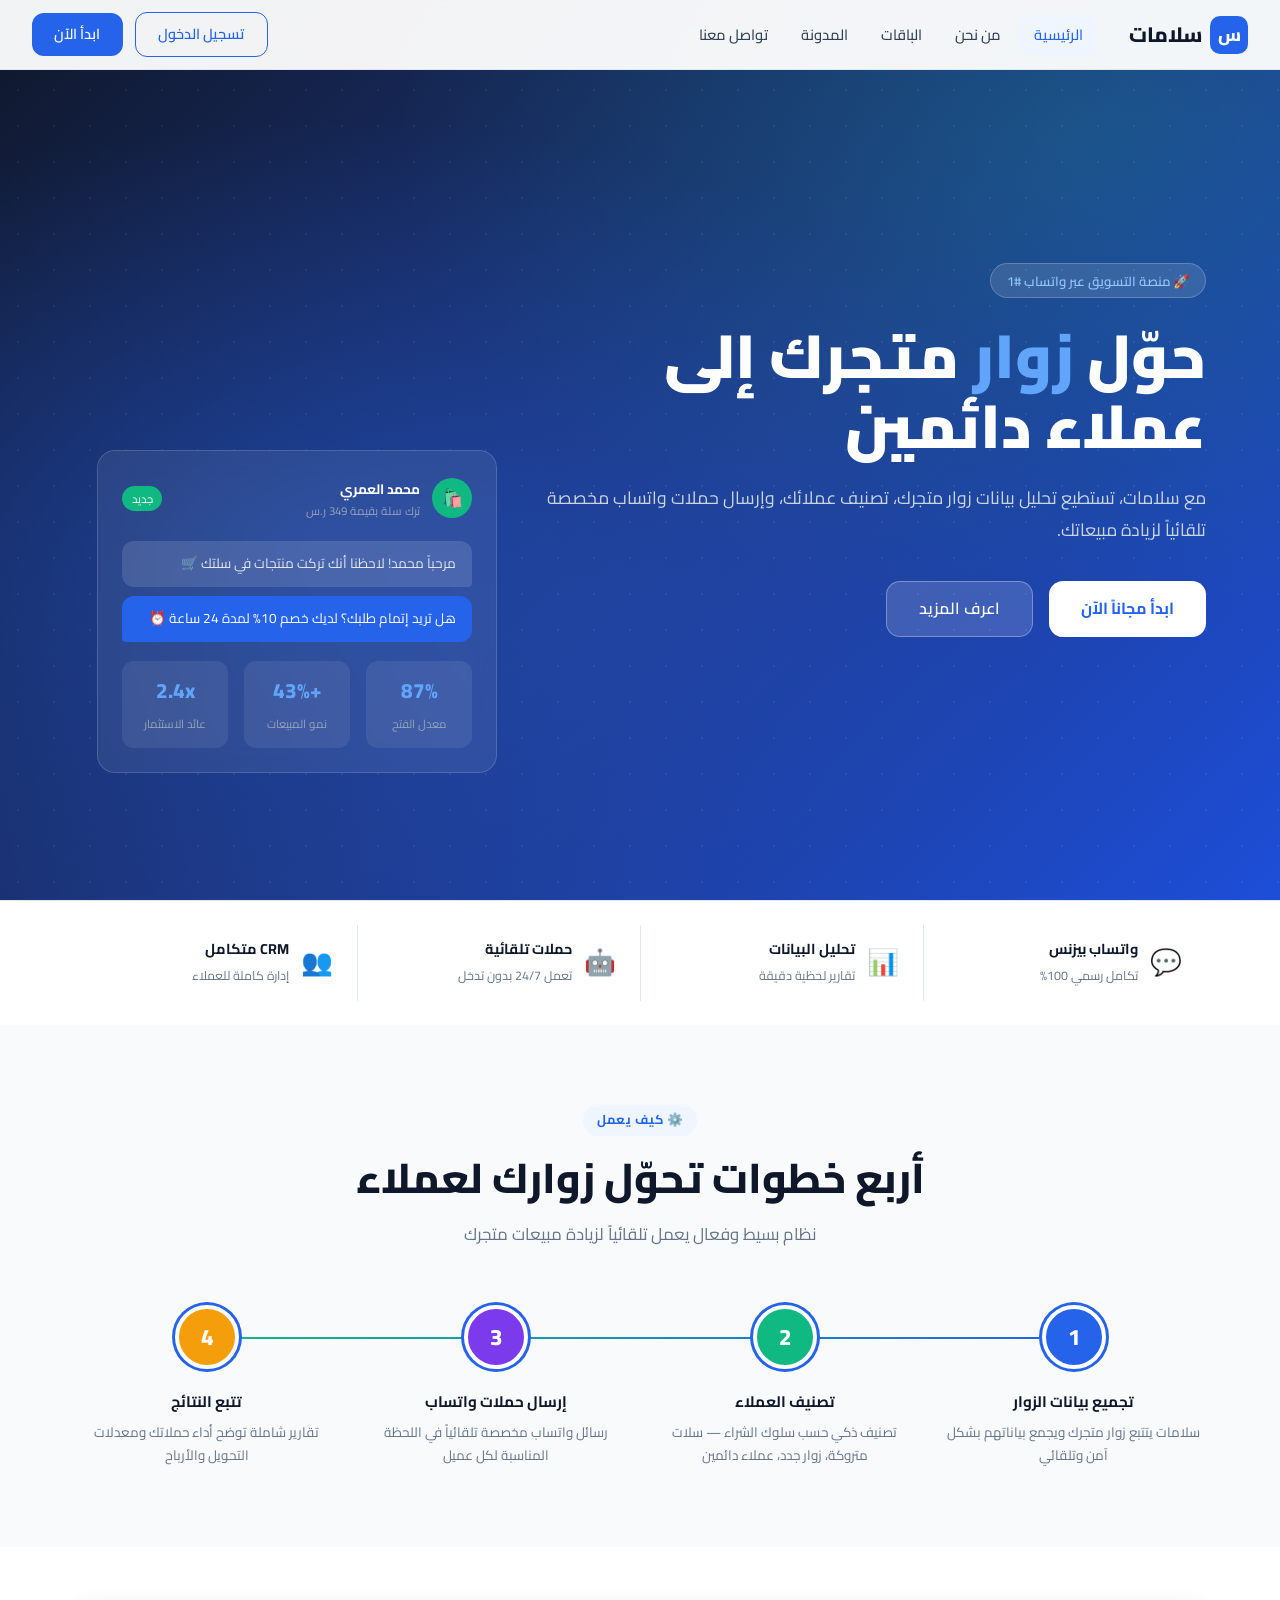
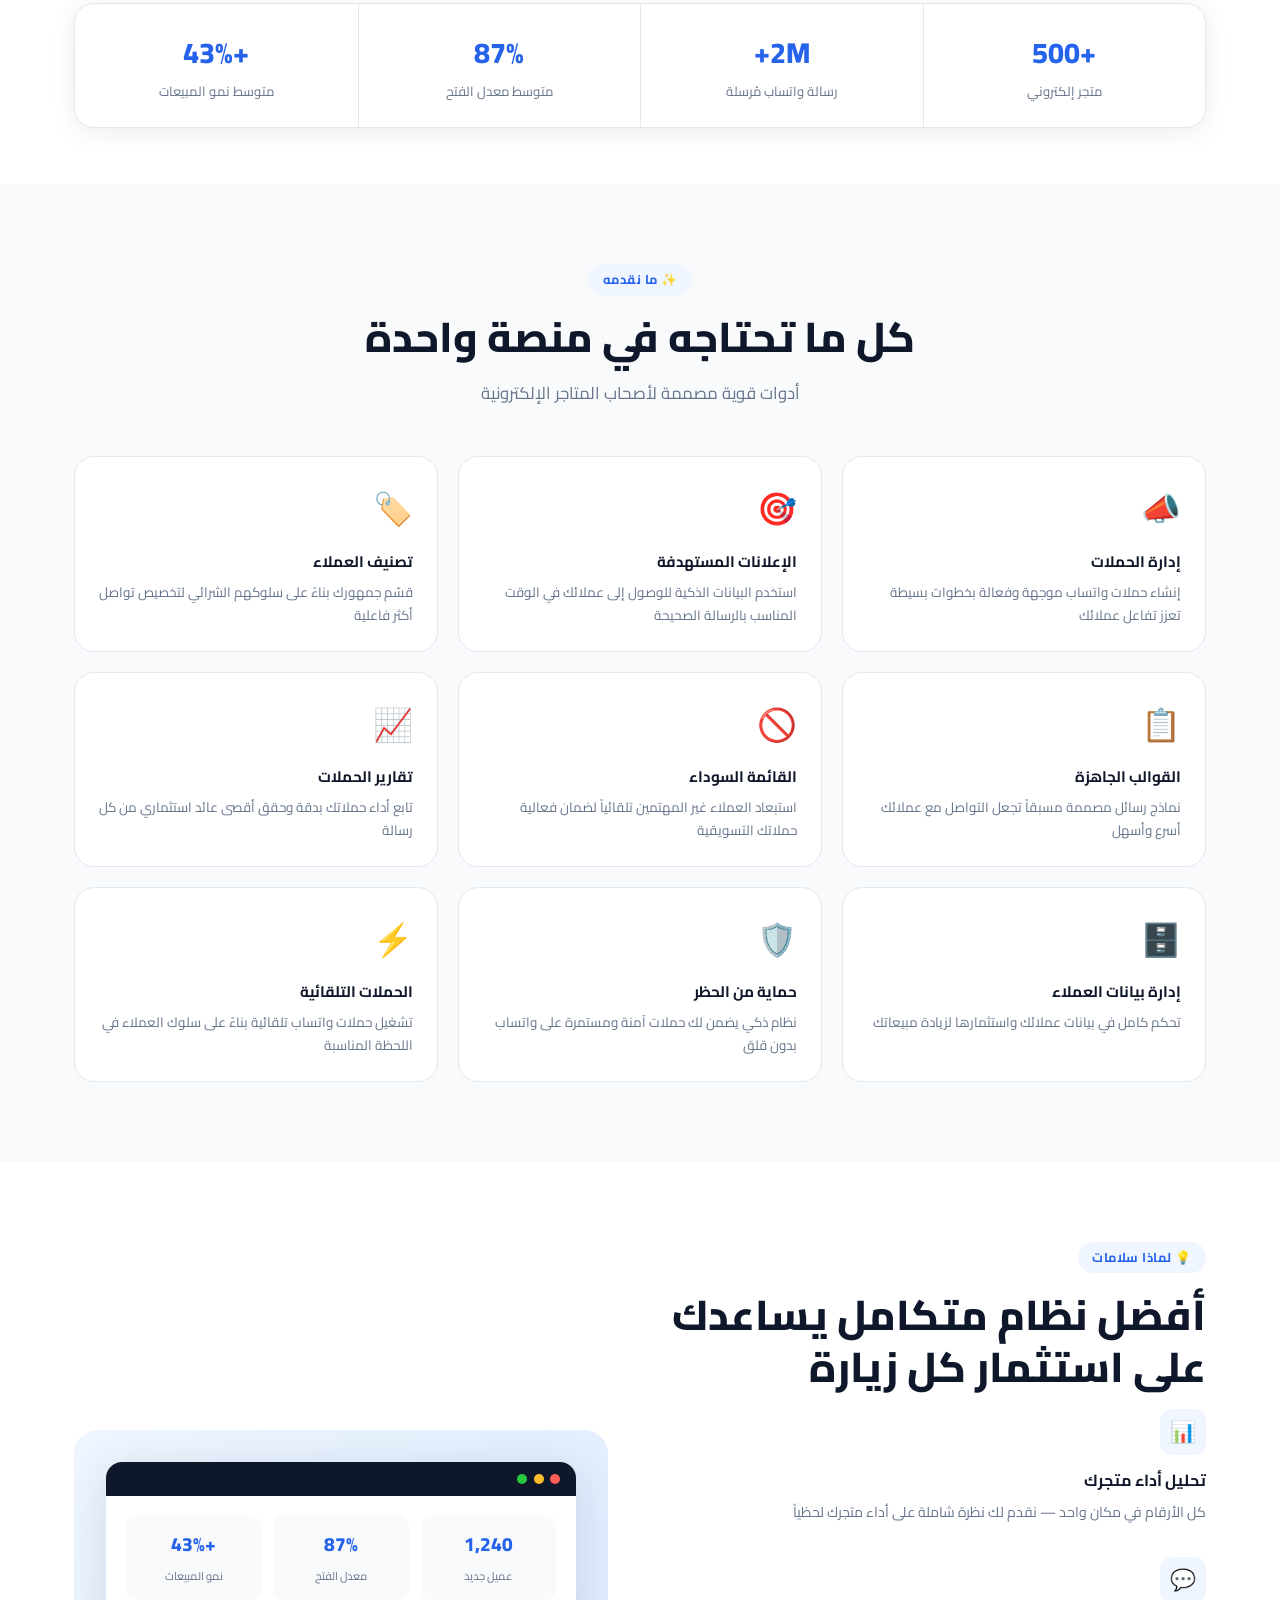
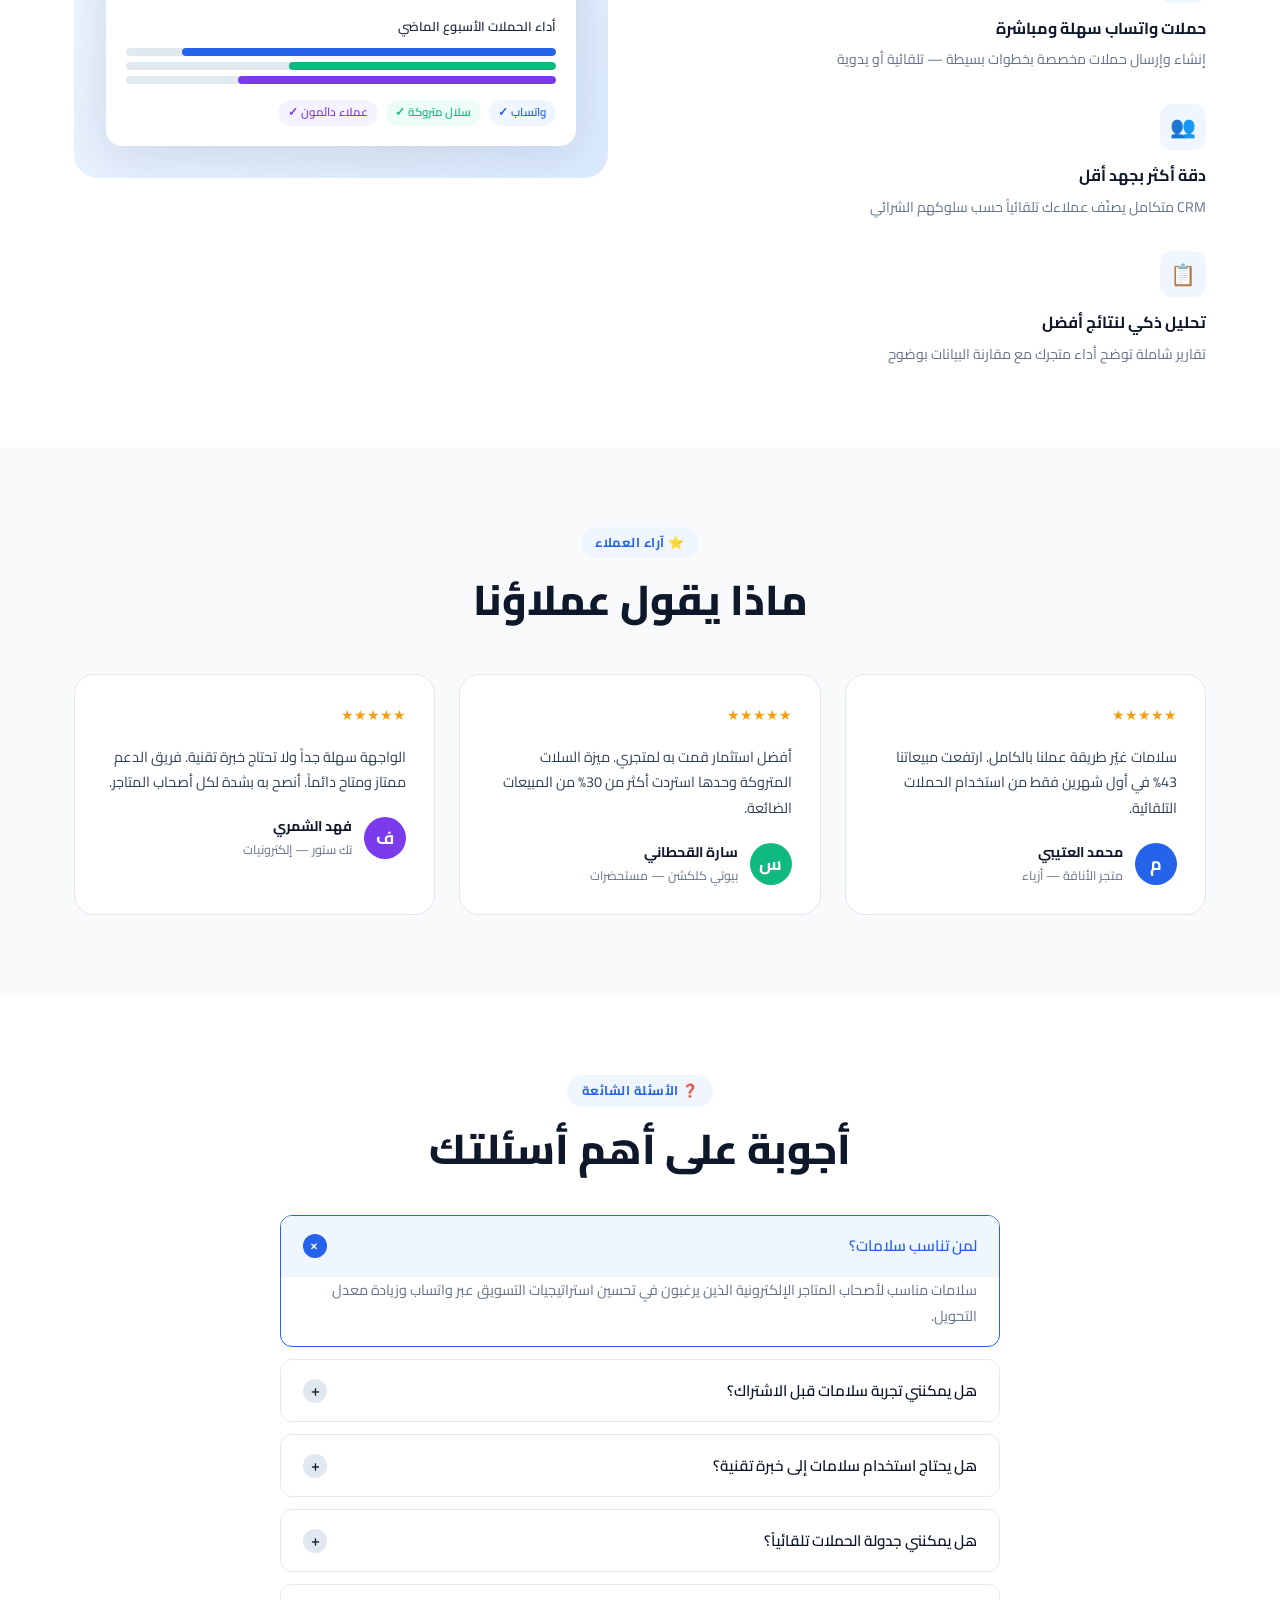
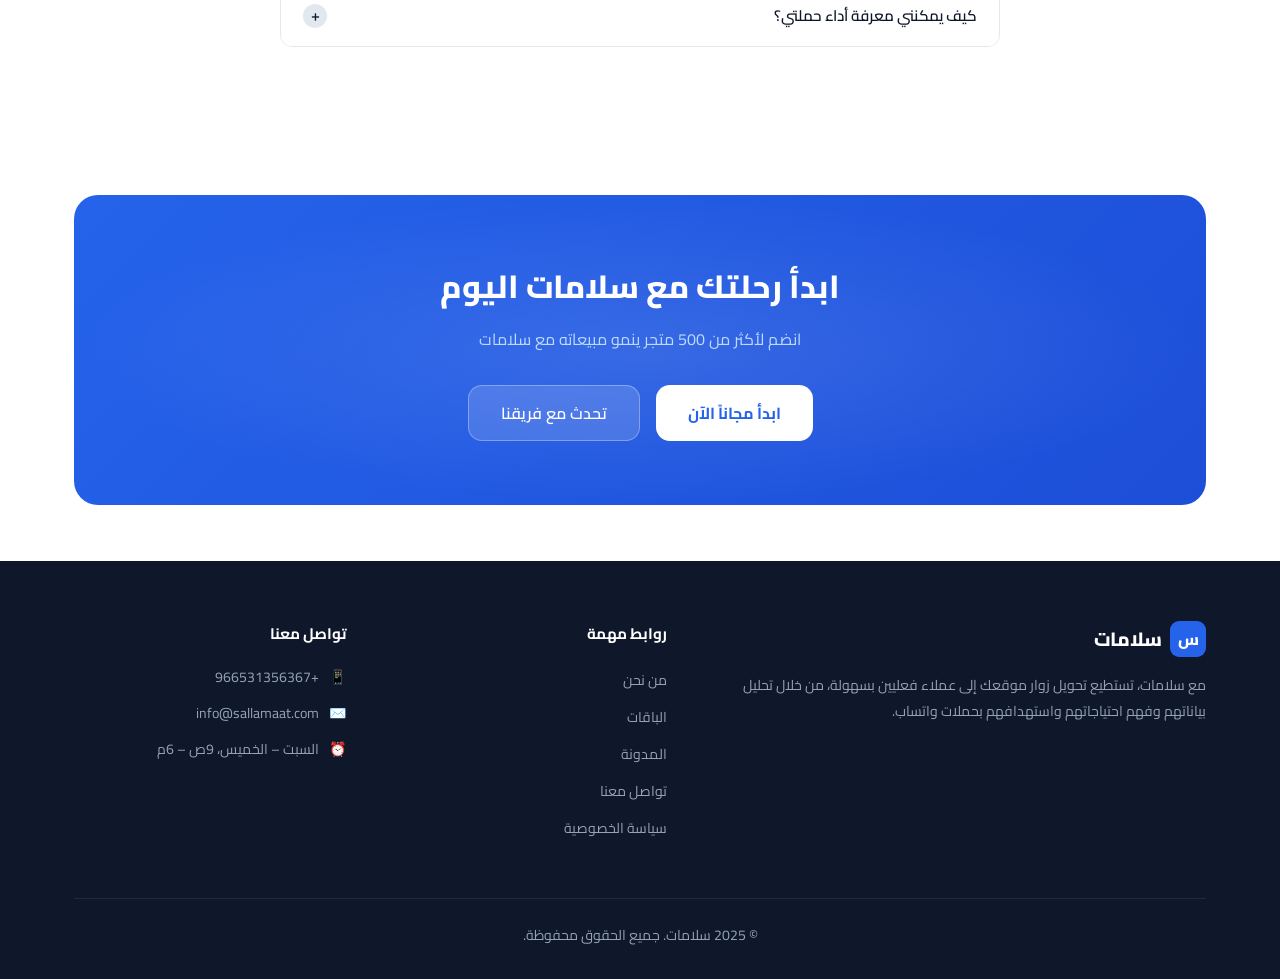
<file: index.html>
<!DOCTYPE html>
<html lang="ar" dir="rtl">
<head>
  <meta charset="UTF-8"/>
  <meta name="viewport" content="width=device-width, initial-scale=1.0"/>
  <title>سلامات — حوّل زوارك لعملاء</title>
  <link rel="stylesheet" href="css/style.css"/>
  <style>
    /* HERO */
    .hero {
      min-height: 100vh;
      display: flex;
      align-items: center;
      background: linear-gradient(135deg, #0F172A 0%, #1E3A8A 55%, #1D4ED8 100%);
      position: relative;
      overflow: hidden;
    }
    .hero::before {
      content: '';
      position: absolute;
      inset: 0;
      background: radial-gradient(ellipse at 25% 60%, rgba(37,99,235,0.35) 0%, transparent 55%),
                  radial-gradient(ellipse at 85% 15%, rgba(16,185,129,0.2) 0%, transparent 45%);
    }
    .hero-dots {
      position: absolute;
      inset: 0;
      background-image: radial-gradient(rgba(255,255,255,0.06) 1px, transparent 1px);
      background-size: 36px 36px;
    }
    .hero-content {
      position: relative;
      z-index: 1;
      max-width: 660px;
    }
    .hero-tag {
      display: inline-flex;
      align-items: center;
      gap: 0.5rem;
      background: rgba(255,255,255,0.12);
      border: 1px solid rgba(255,255,255,0.2);
      color: #93C5FD;
      font-size: 0.82rem;
      font-weight: 600;
      padding: 0.35rem 1rem;
      border-radius: 100px;
      margin-bottom: 1.5rem;
      animation: fadeUp 0.6s ease both;
    }
    .hero h1 {
      font-size: clamp(2.4rem, 5vw, 3.8rem);
      font-weight: 900;
      color: white;
      line-height: 1.15;
      margin-bottom: 1.25rem;
      animation: fadeUp 0.6s 0.1s ease both;
    }
    .hero h1 span { color: #60A5FA; }
    .hero-sub {
      font-size: 1.1rem;
      color: #CBD5E1;
      line-height: 1.8;
      margin-bottom: 2.2rem;
      animation: fadeUp 0.6s 0.2s ease both;
    }
    .hero-btns {
      display: flex;
      gap: 1rem;
      flex-wrap: wrap;
      animation: fadeUp 0.6s 0.3s ease both;
    }
    .hero-visual {
      position: absolute;
      left: 4%;
      top: 50%;
      transform: translateY(-50%);
      width: 400px;
      animation: float 4s ease-in-out infinite, fadeUp 0.8s 0.4s ease both;
    }
    .hero-card {
      background: rgba(255,255,255,0.08);
      border: 1px solid rgba(255,255,255,0.15);
      backdrop-filter: blur(12px);
      border-radius: 18px;
      padding: 1.5rem;
      color: white;
    }
    .hero-card-header {
      display: flex;
      align-items: center;
      gap: 0.75rem;
      margin-bottom: 1.2rem;
    }
    .hero-card-avatar {
      width: 40px; height: 40px;
      background: #10B981;
      border-radius: 50%;
      display: flex; align-items: center; justify-content: center;
      font-size: 1.1rem;
    }
    .msg-bubble {
      background: rgba(255,255,255,0.12);
      border-radius: 12px 12px 4px 12px;
      padding: 0.75rem 1rem;
      font-size: 0.85rem;
      margin-bottom: 0.6rem;
      line-height: 1.6;
      color: #E2E8F0;
    }
    .msg-bubble.sent {
      background: #2563EB;
      border-radius: 12px 12px 12px 4px;
      color: white;
    }
    .hero-stat-row {
      display: flex;
      gap: 1rem;
      margin-top: 1.2rem;
    }
    .hero-stat {
      flex: 1;
      background: rgba(255,255,255,0.08);
      border-radius: 12px;
      padding: 0.75rem;
      text-align: center;
    }
    .hero-stat strong {
      display: block;
      font-size: 1.3rem;
      font-weight: 800;
      color: #60A5FA;
    }
    .hero-stat span { font-size: 0.72rem; color: #94A3B8; }

    /* FEATURES BAR */
    .features-bar {
      background: white;
      border-top: 1px solid var(--border);
      padding: 24px 0;
    }
    .features-bar-grid {
      display: grid;
      grid-template-columns: repeat(4, 1fr);
      gap: 0;
    }
    .feature-bar-item {
      display: flex;
      align-items: center;
      gap: 0.75rem;
      padding: 0.75rem 1.5rem;
      border-left: 1px solid var(--border);
    }
    .feature-bar-item:last-child { border-left: none; }
    .feature-bar-icon { font-size: 1.6rem; }
    .feature-bar-text strong {
      display: block;
      font-size: 0.9rem;
      font-weight: 700;
      color: var(--dark);
    }
    .feature-bar-text span { font-size: 0.78rem; color: var(--muted); }

    /* HOW IT WORKS */
    .steps-grid {
      display: grid;
      grid-template-columns: repeat(4, 1fr);
      gap: 1.5rem;
      position: relative;
    }
    .steps-grid::before {
      content: '';
      position: absolute;
      top: 32px;
      right: 12%;
      left: 12%;
      height: 2px;
      background: linear-gradient(to left, var(--primary), var(--secondary));
      z-index: 0;
    }
    .step-card {
      text-align: center;
      position: relative;
      z-index: 1;
    }
    .step-num {
      width: 64px; height: 64px;
      background: var(--primary);
      color: white;
      border-radius: 50%;
      display: flex; align-items: center; justify-content: center;
      font-size: 1.4rem;
      font-weight: 800;
      margin: 0 auto 1.2rem;
      border: 4px solid white;
      box-shadow: 0 0 0 3px var(--primary);
    }
    .step-card h4 { font-size: 0.95rem; font-weight: 700; color: var(--dark); margin-bottom: 0.4rem; }
    .step-card p { font-size: 0.84rem; color: var(--muted); }

    /* OFFERS */
    .offers-grid {
      display: grid;
      grid-template-columns: repeat(3, 1fr);
      gap: 1.25rem;
    }
    .offer-card {
      background: white;
      border: 1px solid var(--border);
      border-radius: var(--radius-lg);
      padding: 1.5rem;
      transition: var(--transition);
    }
    .offer-card:hover {
      border-color: var(--primary);
      box-shadow: 0 8px 32px rgba(37,99,235,0.12);
      transform: translateY(-4px);
    }
    .offer-icon {
      font-size: 2rem;
      margin-bottom: 0.8rem;
    }
    .offer-card h4 { font-size: 0.95rem; font-weight: 700; color: var(--dark); margin-bottom: 0.4rem; }
    .offer-card p { font-size: 0.84rem; color: var(--muted); line-height: 1.7; }

    /* WHY US */
    .why-grid {
      display: grid;
      grid-template-columns: 1fr 1fr;
      gap: 4rem;
      align-items: center;
    }
    .why-feature { margin-bottom: 2rem; }
    .why-feature:last-child { margin-bottom: 0; }
    .why-feature-icon {
      width: 46px; height: 46px;
      background: var(--primary-light);
      color: var(--primary);
      border-radius: 12px;
      display: flex; align-items: center; justify-content: center;
      font-size: 1.3rem;
      margin-bottom: 0.75rem;
    }
    .why-feature h4 { font-size: 1rem; font-weight: 700; color: var(--dark); margin-bottom: 0.35rem; }
    .why-feature p { font-size: 0.88rem; color: var(--muted); line-height: 1.75; }
    .why-visual {
      background: linear-gradient(135deg, var(--primary-light), #DBEAFE);
      border-radius: 24px;
      padding: 2rem;
      position: relative;
      overflow: hidden;
    }
    .dashboard-mock {
      background: white;
      border-radius: 16px;
      overflow: hidden;
      box-shadow: var(--shadow-lg);
    }
    .mock-header {
      background: var(--dark);
      padding: 0.75rem 1rem;
      display: flex;
      gap: 0.4rem;
    }
    .mock-dot {
      width: 10px; height: 10px;
      border-radius: 50%;
    }
    .mock-body { padding: 1.25rem; }
    .mock-stat-row {
      display: grid;
      grid-template-columns: repeat(3, 1fr);
      gap: 0.75rem;
      margin-bottom: 1rem;
    }
    .mock-stat {
      background: var(--bg);
      border-radius: 10px;
      padding: 0.75rem;
      text-align: center;
    }
    .mock-stat strong {
      display: block;
      font-size: 1.2rem;
      font-weight: 800;
      color: var(--primary);
    }
    .mock-stat span { font-size: 0.7rem; color: var(--muted); }
    .mock-bar-title { font-size: 0.8rem; font-weight: 600; color: var(--slate); margin-bottom: 0.6rem; }
    .mock-bar { height: 8px; background: var(--border); border-radius: 4px; margin-bottom: 0.4rem; overflow: hidden; }
    .mock-bar-fill { height: 100%; background: var(--primary); border-radius: 4px; }

    /* TESTIMONIALS */
    .testimonials-grid {
      display: grid;
      grid-template-columns: repeat(3, 1fr);
      gap: 1.5rem;
    }
    .testimonial-card {
      background: white;
      border: 1px solid var(--border);
      border-radius: var(--radius-lg);
      padding: 1.75rem;
    }
    .stars { color: #F59E0B; font-size: 0.9rem; margin-bottom: 1rem; }
    .testimonial-text { font-size: 0.9rem; color: var(--text); line-height: 1.8; margin-bottom: 1.25rem; }
    .testimonial-author { display: flex; align-items: center; gap: 0.75rem; }
    .author-avatar {
      width: 42px; height: 42px;
      border-radius: 50%;
      display: flex; align-items: center; justify-content: center;
      font-size: 1.1rem;
      font-weight: 700;
      color: white;
      flex-shrink: 0;
    }
    .author-name { font-size: 0.88rem; font-weight: 700; color: var(--dark); }
    .author-company { font-size: 0.78rem; color: var(--muted); }

    /* CTA BANNER */
    .cta-banner {
      background: linear-gradient(135deg, var(--primary) 0%, #1D4ED8 100%);
      border-radius: 24px;
      padding: 4rem 3rem;
      text-align: center;
      position: relative;
      overflow: hidden;
    }
    .cta-banner::before {
      content: '';
      position: absolute;
      inset: 0;
      background: radial-gradient(ellipse at 50% 50%, rgba(255,255,255,0.1) 0%, transparent 70%);
    }
    .cta-banner h2 { font-size: 2rem; font-weight: 800; color: white; margin-bottom: 0.75rem; position: relative; }
    .cta-banner p { color: #BFDBFE; margin-bottom: 2rem; position: relative; }
    .cta-btns { display: flex; gap: 1rem; justify-content: center; flex-wrap: wrap; position: relative; }

    @media(max-width:768px) {
      .hero-visual { display: none; }
      .features-bar-grid { grid-template-columns: repeat(2,1fr); }
      .feature-bar-item:nth-child(2) { border-left: none; }
      .feature-bar-item:nth-child(3) { border-top: 1px solid var(--border); }
      .steps-grid { grid-template-columns: 1fr 1fr; }
      .steps-grid::before { display: none; }
      .offers-grid { grid-template-columns: 1fr; }
      .why-grid { grid-template-columns: 1fr; }
      .testimonials-grid { grid-template-columns: 1fr; }
    }
  </style>
</head>
<body>
<div id="nav-placeholder"></div>

<!-- HERO -->
<section class="hero">
  <div class="hero-dots"></div>
  <div class="container" style="position:relative;z-index:1;width:100%">
    <div class="hero-content">
      <div class="hero-tag">🚀 منصة التسويق عبر واتساب #1</div>
      <h1>حوّل <span>زوار</span> متجرك إلى عملاء دائمين</h1>
      <p class="hero-sub">مع سلامات، تستطيع تحليل بيانات زوار متجرك، تصنيف عملائك، وإرسال حملات واتساب مخصصة تلقائياً لزيادة مبيعاتك.</p>
      <div class="hero-btns">
        <a href="packages.html" class="btn btn-white btn-lg">ابدأ مجاناً الآن</a>
        <a href="about.html" class="btn btn-ghost btn-lg">اعرف المزيد</a>
      </div>
    </div>
    <!-- Floating card -->
    <div class="hero-visual">
      <div class="hero-card">
        <div class="hero-card-header">
          <div class="hero-card-avatar">🛍️</div>
          <div>
            <strong style="font-size:.85rem;color:white">محمد العمري</strong>
            <div style="font-size:.72rem;color:#94A3B8">ترك سلة بقيمة 349 ر.س</div>
          </div>
          <span style="margin-right:auto;background:#10B981;color:white;font-size:.7rem;padding:.2rem .6rem;border-radius:100px">جديد</span>
        </div>
        <div class="msg-bubble">مرحباً محمد! لاحظنا أنك تركت منتجات في سلتك 🛒</div>
        <div class="msg-bubble sent">هل تريد إتمام طلبك؟ لديك خصم 10% لمدة 24 ساعة ⏰</div>
        <div class="hero-stat-row">
          <div class="hero-stat"><strong>87%</strong><span>معدل الفتح</span></div>
          <div class="hero-stat"><strong>+43%</strong><span>نمو المبيعات</span></div>
          <div class="hero-stat"><strong>2.4x</strong><span>عائد الاستثمار</span></div>
        </div>
      </div>
    </div>
  </div>
</section>

<!-- FEATURES BAR -->
<div class="features-bar">
  <div class="container">
    <div class="features-bar-grid">
      <div class="feature-bar-item">
        <div class="feature-bar-icon">💬</div>
        <div class="feature-bar-text">
          <strong>واتساب بيزنس</strong>
          <span>تكامل رسمي 100%</span>
        </div>
      </div>
      <div class="feature-bar-item">
        <div class="feature-bar-icon">📊</div>
        <div class="feature-bar-text">
          <strong>تحليل البيانات</strong>
          <span>تقارير لحظية دقيقة</span>
        </div>
      </div>
      <div class="feature-bar-item">
        <div class="feature-bar-icon">🤖</div>
        <div class="feature-bar-text">
          <strong>حملات تلقائية</strong>
          <span>تعمل 24/7 بدون تدخل</span>
        </div>
      </div>
      <div class="feature-bar-item">
        <div class="feature-bar-icon">👥</div>
        <div class="feature-bar-text">
          <strong>CRM متكامل</strong>
          <span>إدارة كاملة للعملاء</span>
        </div>
      </div>
    </div>
  </div>
</div>

<!-- HOW IT WORKS -->
<section class="section" style="background:var(--bg)">
  <div class="container">
    <div class="text-center" style="margin-bottom:3.5rem">
      <div class="section-tag">⚙️ كيف يعمل</div>
      <h2 class="section-title">أربع خطوات تحوّل زوارك لعملاء</h2>
      <p class="section-subtitle">نظام بسيط وفعال يعمل تلقائياً لزيادة مبيعات متجرك</p>
    </div>
    <div class="steps-grid">
      <div class="step-card observe">
        <div class="step-num">1</div>
        <h4>تجميع بيانات الزوار</h4>
        <p>سلامات يتتبع زوار متجرك ويجمع بياناتهم بشكل آمن وتلقائي</p>
      </div>
      <div class="step-card observe">
        <div class="step-num" style="background:var(--secondary)">2</div>
        <h4>تصنيف العملاء</h4>
        <p>تصنيف ذكي حسب سلوك الشراء — سلات متروكة، زوار جدد، عملاء دائمين</p>
      </div>
      <div class="step-card observe">
        <div class="step-num" style="background:#7C3AED">3</div>
        <h4>إرسال حملات واتساب</h4>
        <p>رسائل واتساب مخصصة تلقائياً في اللحظة المناسبة لكل عميل</p>
      </div>
      <div class="step-card observe">
        <div class="step-num" style="background:var(--amber)">4</div>
        <h4>تتبع النتائج</h4>
        <p>تقارير شاملة توضح أداء حملاتك ومعدلات التحويل والأرباح</p>
      </div>
    </div>
  </div>
</section>

<!-- STATS -->
<section class="section-sm">
  <div class="container">
    <div class="stats-bar observe">
      <div class="stat-item">
        <span class="stat-number">+500</span>
        <div class="stat-label">متجر إلكتروني</div>
      </div>
      <div class="stat-item">
        <span class="stat-number">2M+</span>
        <div class="stat-label">رسالة واتساب مُرسلة</div>
      </div>
      <div class="stat-item">
        <span class="stat-number">87%</span>
        <div class="stat-label">متوسط معدل الفتح</div>
      </div>
      <div class="stat-item">
        <span class="stat-number">+43%</span>
        <div class="stat-label">متوسط نمو المبيعات</div>
      </div>
    </div>
  </div>
</section>

<!-- WHAT WE OFFER -->
<section class="section" style="background:var(--bg)">
  <div class="container">
    <div class="text-center" style="margin-bottom:3rem">
      <div class="section-tag">✨ ما نقدمه</div>
      <h2 class="section-title">كل ما تحتاجه في منصة واحدة</h2>
      <p class="section-subtitle">أدوات قوية مصممة لأصحاب المتاجر الإلكترونية</p>
    </div>
    <div class="offers-grid">
      <div class="offer-card observe">
        <div class="offer-icon">📣</div>
        <h4>إدارة الحملات</h4>
        <p>إنشاء حملات واتساب موجهة وفعالة بخطوات بسيطة تعزز تفاعل عملائك</p>
      </div>
      <div class="offer-card observe">
        <div class="offer-icon">🎯</div>
        <h4>الإعلانات المستهدفة</h4>
        <p>استخدم البيانات الذكية للوصول إلى عملائك في الوقت المناسب بالرسالة الصحيحة</p>
      </div>
      <div class="offer-card observe">
        <div class="offer-icon">🏷️</div>
        <h4>تصنيف العملاء</h4>
        <p>قسّم جمهورك بناءً على سلوكهم الشرائي لتخصيص تواصل أكثر فاعلية</p>
      </div>
      <div class="offer-card observe">
        <div class="offer-icon">📋</div>
        <h4>القوالب الجاهزة</h4>
        <p>نماذج رسائل مصممة مسبقاً تجعل التواصل مع عملائك أسرع وأسهل</p>
      </div>
      <div class="offer-card observe">
        <div class="offer-icon">🚫</div>
        <h4>القائمة السوداء</h4>
        <p>استبعاد العملاء غير المهتمين تلقائياً لضمان فعالية حملاتك التسويقية</p>
      </div>
      <div class="offer-card observe">
        <div class="offer-icon">📈</div>
        <h4>تقارير الحملات</h4>
        <p>تابع أداء حملاتك بدقة وحقق أقصى عائد استثماري من كل رسالة</p>
      </div>
      <div class="offer-card observe">
        <div class="offer-icon">🗄️</div>
        <h4>إدارة بيانات العملاء</h4>
        <p>تحكم كامل في بيانات عملائك واستثمارها لزيادة مبيعاتك</p>
      </div>
      <div class="offer-card observe">
        <div class="offer-icon">🛡️</div>
        <h4>حماية من الحظر</h4>
        <p>نظام ذكي يضمن لك حملات آمنة ومستمرة على واتساب بدون قلق</p>
      </div>
      <div class="offer-card observe">
        <div class="offer-icon">⚡</div>
        <h4>الحملات التلقائية</h4>
        <p>تشغيل حملات واتساب تلقائية بناءً على سلوك العملاء في اللحظة المناسبة</p>
      </div>
    </div>
  </div>
</section>

<!-- WHY US -->
<section class="section">
  <div class="container">
    <div class="why-grid">
      <div>
        <div class="section-tag">💡 لماذا سلامات</div>
        <h2 class="section-title">أفضل نظام متكامل يساعدك على استثمار كل زيارة</h2>
        <div class="why-feature observe">
          <div class="why-feature-icon">📊</div>
          <h4>تحليل أداء متجرك</h4>
          <p>كل الأرقام في مكان واحد — نقدم لك نظرة شاملة على أداء متجرك لحظياً</p>
        </div>
        <div class="why-feature observe">
          <div class="why-feature-icon">💬</div>
          <h4>حملات واتساب سهلة ومباشرة</h4>
          <p>إنشاء وإرسال حملات مخصصة بخطوات بسيطة — تلقائية أو يدوية</p>
        </div>
        <div class="why-feature observe">
          <div class="why-feature-icon">👥</div>
          <h4>دقة أكثر بجهد أقل</h4>
          <p>CRM متكامل يصنّف عملاءك تلقائياً حسب سلوكهم الشرائي</p>
        </div>
        <div class="why-feature observe">
          <div class="why-feature-icon">📋</div>
          <h4>تحليل ذكي لنتائج أفضل</h4>
          <p>تقارير شاملة توضح أداء متجرك مع مقارنة البيانات بوضوح</p>
        </div>
      </div>
      <div class="why-visual observe">
        <div class="dashboard-mock">
          <div class="mock-header">
            <div class="mock-dot" style="background:#FF5F57"></div>
            <div class="mock-dot" style="background:#FEBC2E"></div>
            <div class="mock-dot" style="background:#28C840"></div>
          </div>
          <div class="mock-body">
            <div class="mock-stat-row">
              <div class="mock-stat"><strong>1,240</strong><span>عميل جديد</span></div>
              <div class="mock-stat"><strong>87%</strong><span>معدل الفتح</span></div>
              <div class="mock-stat"><strong>+43%</strong><span>نمو المبيعات</span></div>
            </div>
            <div class="mock-bar-title">أداء الحملات الأسبوع الماضي</div>
            <div class="mock-bar"><div class="mock-bar-fill" style="width:87%"></div></div>
            <div class="mock-bar"><div class="mock-bar-fill" style="width:62%;background:var(--secondary)"></div></div>
            <div class="mock-bar"><div class="mock-bar-fill" style="width:74%;background:#7C3AED"></div></div>
            <div style="display:flex;gap:.5rem;margin-top:1rem;flex-wrap:wrap">
              <span style="background:var(--primary-light);color:var(--primary);font-size:.72rem;padding:.2rem .6rem;border-radius:100px;font-weight:600">واتساب ✓</span>
              <span style="background:var(--secondary-light);color:var(--secondary);font-size:.72rem;padding:.2rem .6rem;border-radius:100px;font-weight:600">سلال متروكة ✓</span>
              <span style="background:#F5F3FF;color:#7C3AED;font-size:.72rem;padding:.2rem .6rem;border-radius:100px;font-weight:600">عملاء دائمون ✓</span>
            </div>
          </div>
        </div>
      </div>
    </div>
  </div>
</section>

<!-- TESTIMONIALS -->
<section class="section" style="background:var(--bg)">
  <div class="container">
    <div class="text-center" style="margin-bottom:3rem">
      <div class="section-tag">⭐ آراء العملاء</div>
      <h2 class="section-title">ماذا يقول عملاؤنا</h2>
    </div>
    <div class="testimonials-grid">
      <div class="testimonial-card observe">
        <div class="stars">★★★★★</div>
        <p class="testimonial-text">سلامات غيّر طريقة عملنا بالكامل. ارتفعت مبيعاتنا 43% في أول شهرين فقط من استخدام الحملات التلقائية.</p>
        <div class="testimonial-author">
          <div class="author-avatar" style="background:#2563EB">م</div>
          <div>
            <div class="author-name">محمد العتيبي</div>
            <div class="author-company">متجر الأناقة — أزياء</div>
          </div>
        </div>
      </div>
      <div class="testimonial-card observe">
        <div class="stars">★★★★★</div>
        <p class="testimonial-text">أفضل استثمار قمت به لمتجري. ميزة السلات المتروكة وحدها استردت أكثر من 30% من المبيعات الضائعة.</p>
        <div class="testimonial-author">
          <div class="author-avatar" style="background:#10B981">س</div>
          <div>
            <div class="author-name">سارة القحطاني</div>
            <div class="author-company">بيوتي كلكشن — مستحضرات</div>
          </div>
        </div>
      </div>
      <div class="testimonial-card observe">
        <div class="stars">★★★★★</div>
        <p class="testimonial-text">الواجهة سهلة جداً ولا تحتاج خبرة تقنية. فريق الدعم ممتاز ومتاح دائماً. أنصح به بشدة لكل أصحاب المتاجر.</p>
        <div class="testimonial-author">
          <div class="author-avatar" style="background:#7C3AED">ف</div>
          <div>
            <div class="author-name">فهد الشمري</div>
            <div class="author-company">تك ستور — إلكترونيات</div>
          </div>
        </div>
      </div>
    </div>
  </div>
</section>

<!-- FAQ -->
<section class="section">
  <div class="container">
    <div style="max-width:720px;margin:0 auto">
      <div class="text-center" style="margin-bottom:2.5rem">
        <div class="section-tag">❓ الأسئلة الشائعة</div>
        <h2 class="section-title">أجوبة على أهم أسئلتك</h2>
      </div>
      <div class="faq-item open">
        <div class="faq-question">لمن تناسب سلامات؟<div class="faq-icon">+</div></div>
        <div class="faq-answer">سلامات مناسب لأصحاب المتاجر الإلكترونية الذين يرغبون في تحسين استراتيجيات التسويق عبر واتساب وزيادة معدل التحويل.</div>
      </div>
      <div class="faq-item">
        <div class="faq-question">هل يمكنني تجربة سلامات قبل الاشتراك؟<div class="faq-icon">+</div></div>
        <div class="faq-answer">نعم، يمكنك طلب نسخة تجريبية لاختبار الميزات والتأكد من توافقها مع احتياجاتك قبل الاشتراك الكامل.</div>
      </div>
      <div class="faq-item">
        <div class="faq-question">هل يحتاج استخدام سلامات إلى خبرة تقنية؟<div class="faq-icon">+</div></div>
        <div class="faq-answer">لا، سلامات يوفر واجهة سهلة الاستخدام تتيح لك تشغيل حملاتك وإدارة بيانات عملائك دون الحاجة إلى معرفة تقنية.</div>
      </div>
      <div class="faq-item">
        <div class="faq-question">هل يمكنني جدولة الحملات تلقائياً؟<div class="faq-icon">+</div></div>
        <div class="faq-answer">نعم، يمكنك جدولة حملاتك ليتم إرسالها في الأوقات التي تناسب جمهورك للحصول على أعلى معدل استجابة.</div>
      </div>
      <div class="faq-item">
        <div class="faq-question">كيف يمكنني معرفة أداء حملتي؟<div class="faq-icon">+</div></div>
        <div class="faq-answer">عبر تقارير الحملات، حيث يمكنك متابعة نسبة الفتح والنقر والتحويلات، مما يساعدك على تحسين استراتيجياتك باستمرار.</div>
      </div>
    </div>
  </div>
</section>

<!-- CTA BANNER -->
<section class="section-sm">
  <div class="container">
    <div class="cta-banner observe">
      <h2>ابدأ رحلتك مع سلامات اليوم</h2>
      <p>انضم لأكثر من 500 متجر ينمو مبيعاته مع سلامات</p>
      <div class="cta-btns">
        <a href="packages.html" class="btn btn-white btn-lg">ابدأ مجاناً الآن</a>
        <a href="contact.html" class="btn btn-ghost btn-lg">تحدث مع فريقنا</a>
      </div>
    </div>
  </div>
</section>

<div id="footer-placeholder"></div>
<script src="js/components.js"></script>
</body>
</html>
</file>
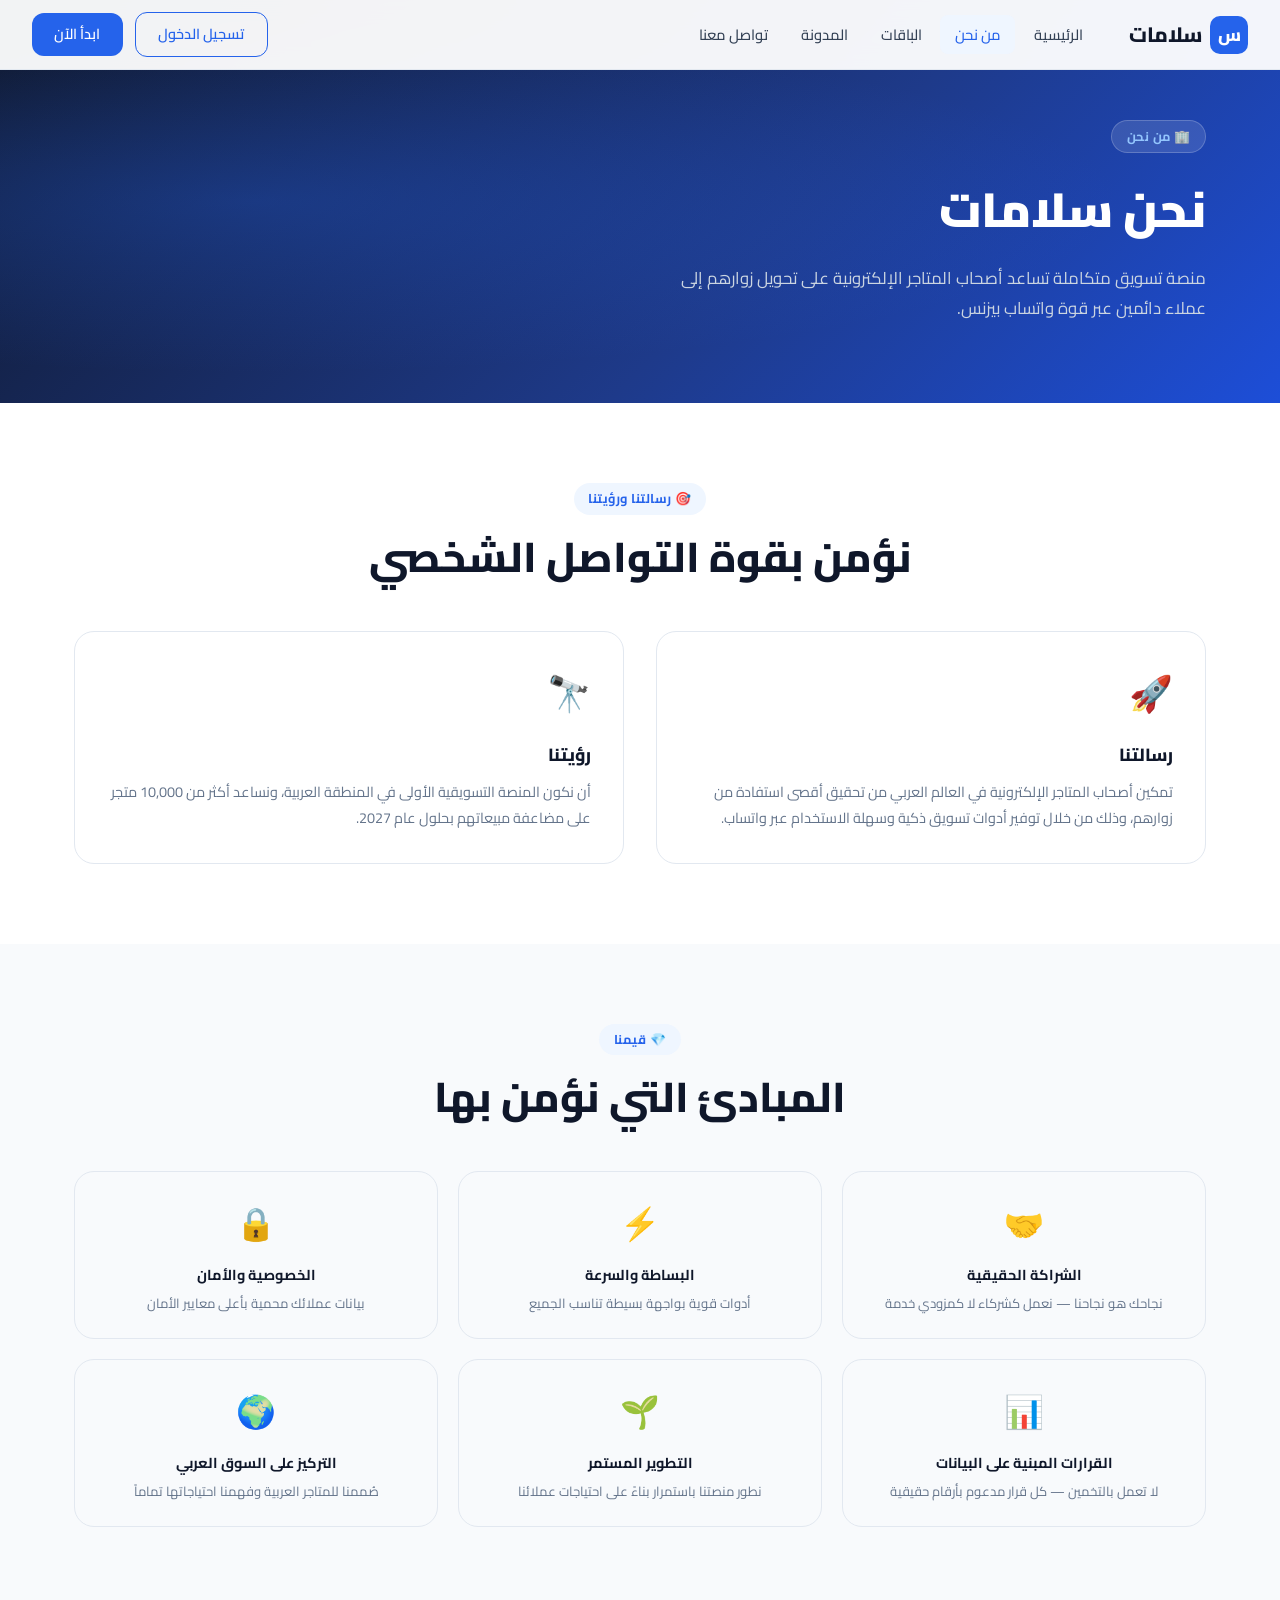
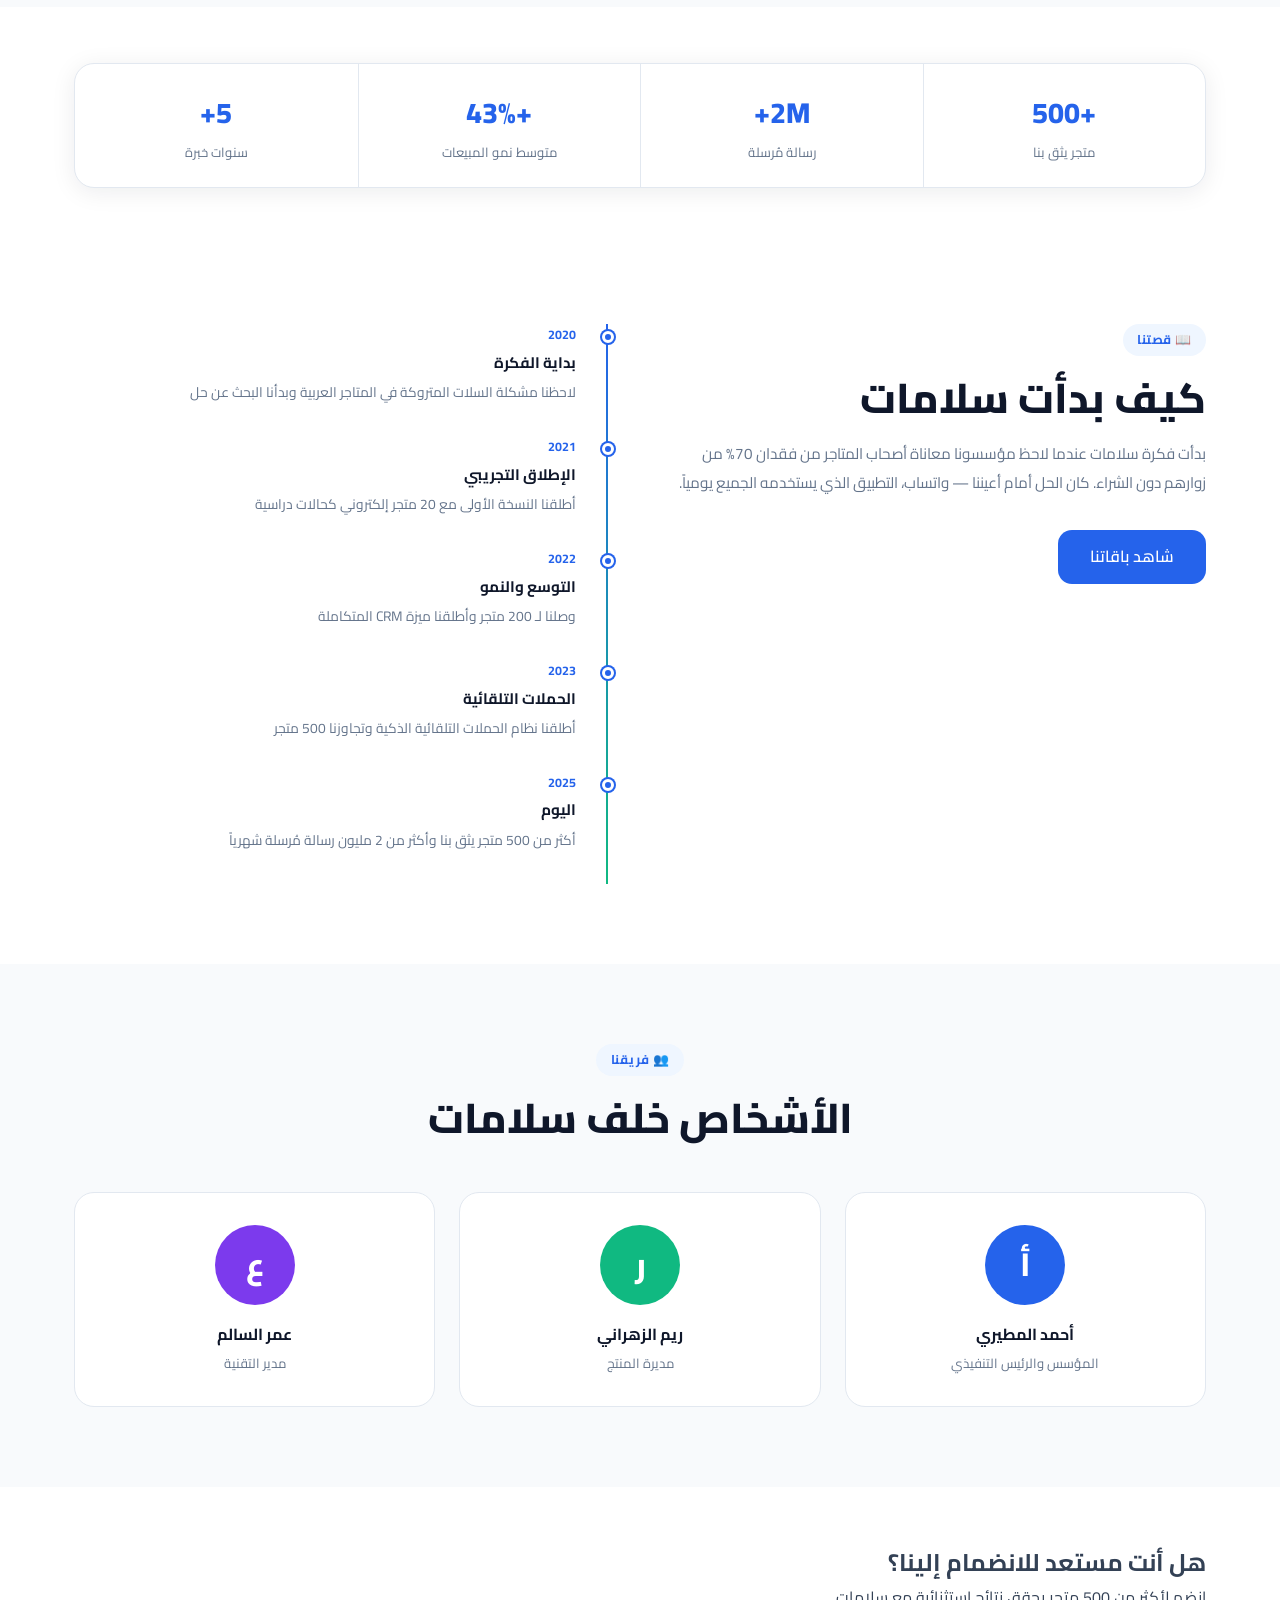
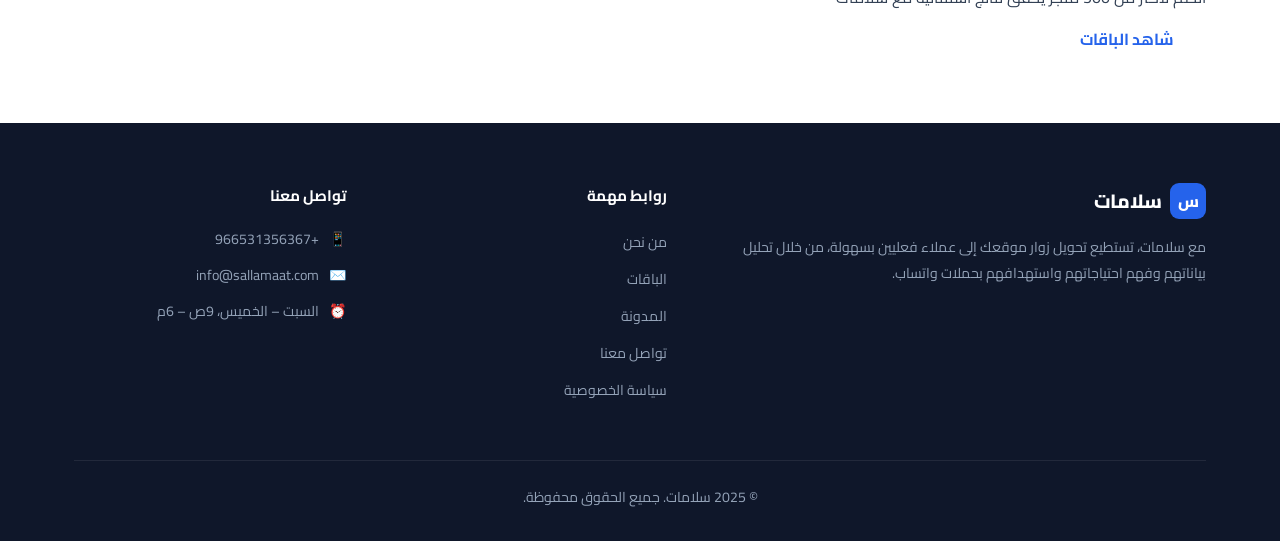
<file: about.html>
<!DOCTYPE html>
<html lang="ar" dir="rtl">
<head>
  <meta charset="UTF-8"/>
  <meta name="viewport" content="width=device-width, initial-scale=1.0"/>
  <title>من نحن — سلامات</title>
  <link rel="stylesheet" href="css/style.css"/>
  <style>
    .page-hero {
      background: linear-gradient(135deg, #0F172A 0%, #1E3A8A 60%, #1D4ED8 100%);
      padding: 120px 0 80px;
      position: relative;
      overflow: hidden;
    }
    .page-hero::before {
      content:'';position:absolute;inset:0;
      background: radial-gradient(ellipse at 20% 50%, rgba(37,99,235,.3) 0%, transparent 60%);
    }
    .page-hero-content { position:relative;z-index:1; }
    .page-hero h1 { font-size:clamp(2rem,4vw,3rem);font-weight:900;color:white;margin-bottom:.75rem; }
    .page-hero p { font-size:1.05rem;color:#CBD5E1;max-width:540px;line-height:1.8; }

    .mv-grid { display:grid;grid-template-columns:1fr 1fr;gap:2rem; }
    .mv-card {
      padding:2rem;border-radius:var(--radius-lg);
      border:1px solid var(--border);background:white;
    }
    .mv-card-icon { font-size:2.2rem;margin-bottom:1rem; }
    .mv-card h3 { font-size:1.1rem;font-weight:800;color:var(--dark);margin-bottom:.6rem; }
    .mv-card p { font-size:.9rem;color:var(--muted);line-height:1.8; }

    .values-grid { display:grid;grid-template-columns:repeat(3,1fr);gap:1.25rem; }
    .value-item {
      text-align:center;padding:1.5rem;border-radius:var(--radius-lg);
      background:var(--bg);border:1px solid var(--border);
      transition:var(--transition);
    }
    .value-item:hover { border-color:var(--primary);background:var(--primary-light); }
    .value-icon { font-size:2rem;margin-bottom:.75rem; }
    .value-item h4 { font-size:.9rem;font-weight:700;color:var(--dark);margin-bottom:.3rem; }
    .value-item p { font-size:.82rem;color:var(--muted); }

    .team-grid { display:grid;grid-template-columns:repeat(3,1fr);gap:1.5rem; }
    .team-card {
      text-align:center;padding:2rem 1.5rem;
      border-radius:var(--radius-lg);border:1px solid var(--border);
      background:white;transition:var(--transition);
    }
    .team-card:hover { box-shadow:var(--shadow-lg);transform:translateY(-4px); }
    .team-avatar {
      width:80px;height:80px;border-radius:50%;
      display:flex;align-items:center;justify-content:center;
      font-size:2rem;font-weight:800;color:white;
      margin:0 auto 1rem;
    }
    .team-name { font-size:1rem;font-weight:700;color:var(--dark);margin-bottom:.25rem; }
    .team-title { font-size:.82rem;color:var(--muted); }

    .story-timeline { position:relative;padding-right:2rem; }
    .story-timeline::before {
      content:'';position:absolute;right:0;top:0;bottom:0;
      width:2px;background:linear-gradient(to bottom,var(--primary),var(--secondary));
    }
    .timeline-item { position:relative;margin-bottom:2rem; }
    .timeline-item::before {
      content:'';position:absolute;right:-2.4rem;top:.4rem;
      width:12px;height:12px;border-radius:50%;background:var(--primary);
      border:3px solid white;box-shadow:0 0 0 2px var(--primary);
    }
    .timeline-year { font-size:.78rem;font-weight:700;color:var(--primary);margin-bottom:.25rem; }
    .timeline-item h4 { font-size:.95rem;font-weight:700;color:var(--dark);margin-bottom:.3rem; }
    .timeline-item p { font-size:.86rem;color:var(--muted);line-height:1.75; }

    @media(max-width:768px){
      .mv-grid,.values-grid,.team-grid{grid-template-columns:1fr;}
    }
  </style>
</head>
<body>
<div id="nav-placeholder"></div>

<!-- HERO -->
<section class="page-hero">
  <div class="container">
    <div class="page-hero-content">
      <div class="section-tag" style="background:rgba(255,255,255,.12);color:#93C5FD;border:1px solid rgba(255,255,255,.2)">🏢 من نحن</div>
      <h1>نحن سلامات</h1>
      <p>منصة تسويق متكاملة تساعد أصحاب المتاجر الإلكترونية على تحويل زوارهم إلى عملاء دائمين عبر قوة واتساب بيزنس.</p>
    </div>
  </div>
</section>

<!-- MISSION & VISION -->
<section class="section">
  <div class="container">
    <div class="text-center" style="margin-bottom:3rem">
      <div class="section-tag">🎯 رسالتنا ورؤيتنا</div>
      <h2 class="section-title">نؤمن بقوة التواصل الشخصي</h2>
    </div>
    <div class="mv-grid">
      <div class="mv-card observe">
        <div class="mv-card-icon">🚀</div>
        <h3>رسالتنا</h3>
        <p>تمكين أصحاب المتاجر الإلكترونية في العالم العربي من تحقيق أقصى استفادة من زوارهم، وذلك من خلال توفير أدوات تسويق ذكية وسهلة الاستخدام عبر واتساب.</p>
      </div>
      <div class="mv-card observe">
        <div class="mv-card-icon">🔭</div>
        <h3>رؤيتنا</h3>
        <p>أن نكون المنصة التسويقية الأولى في المنطقة العربية، ونساعد أكثر من 10,000 متجر على مضاعفة مبيعاتهم بحلول عام 2027.</p>
      </div>
    </div>
  </div>
</section>

<!-- VALUES -->
<section class="section" style="background:var(--bg)">
  <div class="container">
    <div class="text-center" style="margin-bottom:3rem">
      <div class="section-tag">💎 قيمنا</div>
      <h2 class="section-title">المبادئ التي نؤمن بها</h2>
    </div>
    <div class="values-grid">
      <div class="value-item observe">
        <div class="value-icon">🤝</div>
        <h4>الشراكة الحقيقية</h4>
        <p>نجاحك هو نجاحنا — نعمل كشركاء لا كمزودي خدمة</p>
      </div>
      <div class="value-item observe">
        <div class="value-icon">⚡</div>
        <h4>البساطة والسرعة</h4>
        <p>أدوات قوية بواجهة بسيطة تناسب الجميع</p>
      </div>
      <div class="value-item observe">
        <div class="value-icon">🔒</div>
        <h4>الخصوصية والأمان</h4>
        <p>بيانات عملائك محمية بأعلى معايير الأمان</p>
      </div>
      <div class="value-item observe">
        <div class="value-icon">📊</div>
        <h4>القرارات المبنية على البيانات</h4>
        <p>لا تعمل بالتخمين — كل قرار مدعوم بأرقام حقيقية</p>
      </div>
      <div class="value-item observe">
        <div class="value-icon">🌱</div>
        <h4>التطوير المستمر</h4>
        <p>نطور منصتنا باستمرار بناءً على احتياجات عملائنا</p>
      </div>
      <div class="value-item observe">
        <div class="value-icon">🌍</div>
        <h4>التركيز على السوق العربي</h4>
        <p>صُممنا للمتاجر العربية وفهمنا احتياجاتها تماماً</p>
      </div>
    </div>
  </div>
</section>

<!-- STATS -->
<section class="section-sm">
  <div class="container">
    <div class="stats-bar observe">
      <div class="stat-item">
        <span class="stat-number">+500</span>
        <div class="stat-label">متجر يثق بنا</div>
      </div>
      <div class="stat-item">
        <span class="stat-number">2M+</span>
        <div class="stat-label">رسالة مُرسلة</div>
      </div>
      <div class="stat-item">
        <span class="stat-number">+43%</span>
        <div class="stat-label">متوسط نمو المبيعات</div>
      </div>
      <div class="stat-item">
        <span class="stat-number">5+</span>
        <div class="stat-label">سنوات خبرة</div>
      </div>
    </div>
  </div>
</section>

<!-- STORY -->
<section class="section">
  <div class="container">
    <div style="display:grid;grid-template-columns:1fr 1fr;gap:4rem;align-items:start">
      <div class="observe">
        <div class="section-tag">📖 قصتنا</div>
        <h2 class="section-title">كيف بدأت سلامات</h2>
        <p style="font-size:.95rem;color:var(--muted);line-height:1.9;margin-bottom:2rem">بدأت فكرة سلامات عندما لاحظ مؤسسونا معاناة أصحاب المتاجر من فقدان 70% من زوارهم دون الشراء. كان الحل أمام أعيننا — واتساب، التطبيق الذي يستخدمه الجميع يومياً.</p>
        <a href="packages.html" class="btn btn-primary btn-lg">شاهد باقاتنا</a>
      </div>
      <div class="story-timeline observe">
        <div class="timeline-item">
          <div class="timeline-year">2020</div>
          <h4>بداية الفكرة</h4>
          <p>لاحظنا مشكلة السلات المتروكة في المتاجر العربية وبدأنا البحث عن حل</p>
        </div>
        <div class="timeline-item">
          <div class="timeline-year">2021</div>
          <h4>الإطلاق التجريبي</h4>
          <p>أطلقنا النسخة الأولى مع 20 متجر إلكتروني كحالات دراسية</p>
        </div>
        <div class="timeline-item">
          <div class="timeline-year">2022</div>
          <h4>التوسع والنمو</h4>
          <p>وصلنا لـ 200 متجر وأطلقنا ميزة CRM المتكاملة</p>
        </div>
        <div class="timeline-item">
          <div class="timeline-year">2023</div>
          <h4>الحملات التلقائية</h4>
          <p>أطلقنا نظام الحملات التلقائية الذكية وتجاوزنا 500 متجر</p>
        </div>
        <div class="timeline-item">
          <div class="timeline-year">2025</div>
          <h4>اليوم</h4>
          <p>أكثر من 500 متجر يثق بنا وأكثر من 2 مليون رسالة مُرسلة شهرياً</p>
        </div>
      </div>
    </div>
  </div>
</section>

<!-- TEAM -->
<section class="section" style="background:var(--bg)">
  <div class="container">
    <div class="text-center" style="margin-bottom:3rem">
      <div class="section-tag">👥 فريقنا</div>
      <h2 class="section-title">الأشخاص خلف سلامات</h2>
    </div>
    <div class="team-grid">
      <div class="team-card observe">
        <div class="team-avatar" style="background:#2563EB">أ</div>
        <div class="team-name">أحمد المطيري</div>
        <div class="team-title">المؤسس والرئيس التنفيذي</div>
      </div>
      <div class="team-card observe">
        <div class="team-avatar" style="background:#10B981">ر</div>
        <div class="team-name">ريم الزهراني</div>
        <div class="team-title">مديرة المنتج</div>
      </div>
      <div class="team-card observe">
        <div class="team-avatar" style="background:#7C3AED">ع</div>
        <div class="team-name">عمر السالم</div>
        <div class="team-title">مدير التقنية</div>
      </div>
    </div>
  </div>
</section>

<!-- CTA -->
<section class="section-sm">
  <div class="container">
    <div class="cta-banner observe">
      <h2>هل أنت مستعد للانضمام إلينا؟</h2>
      <p>انضم لأكثر من 500 متجر يحقق نتائج استثنائية مع سلامات</p>
      <div class="cta-btns">
        <a href="packages.html" class="btn btn-white btn-lg">شاهد الباقات</a>
        <a href="contact.html" class="btn btn-ghost btn-lg">تواصل معنا</a>
      </div>
    </div>
  </div>
</section>

<div id="footer-placeholder"></div>
<script src="js/components.js"></script>
</body>
</html>
</file>
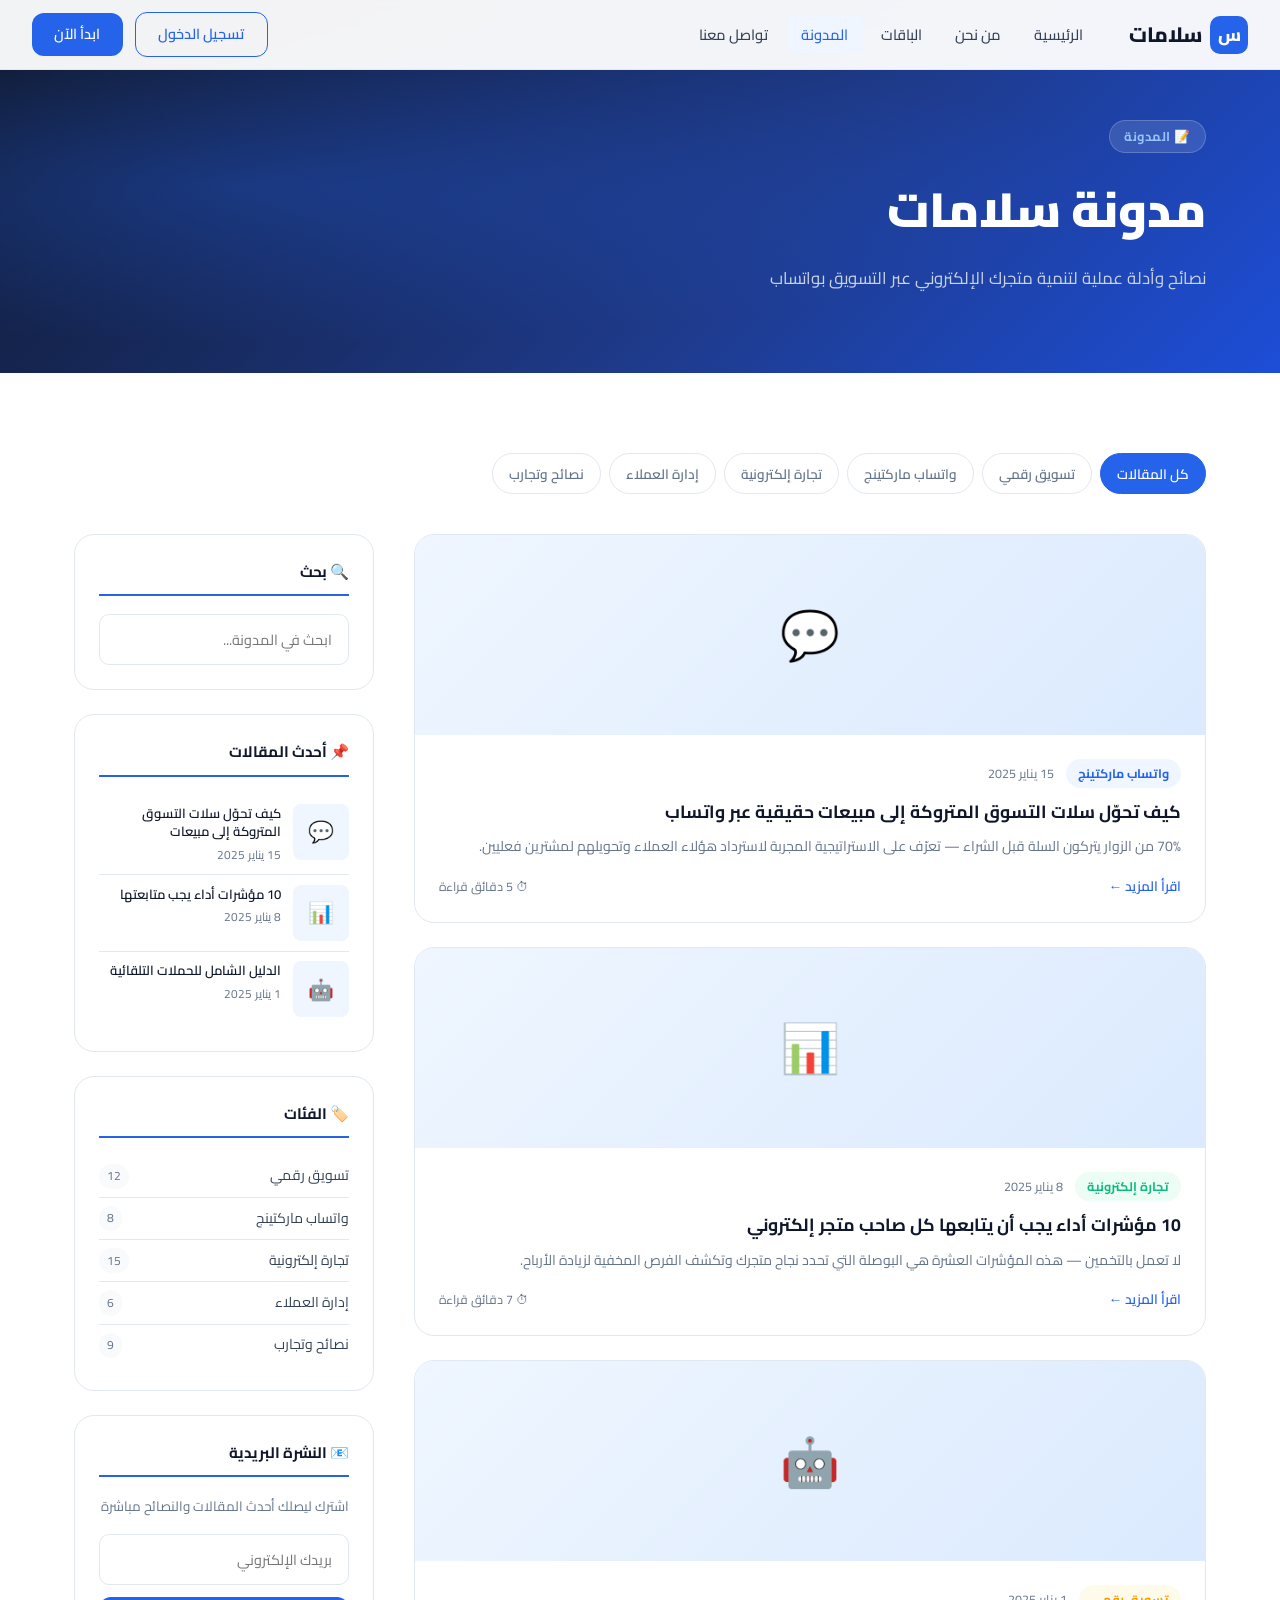
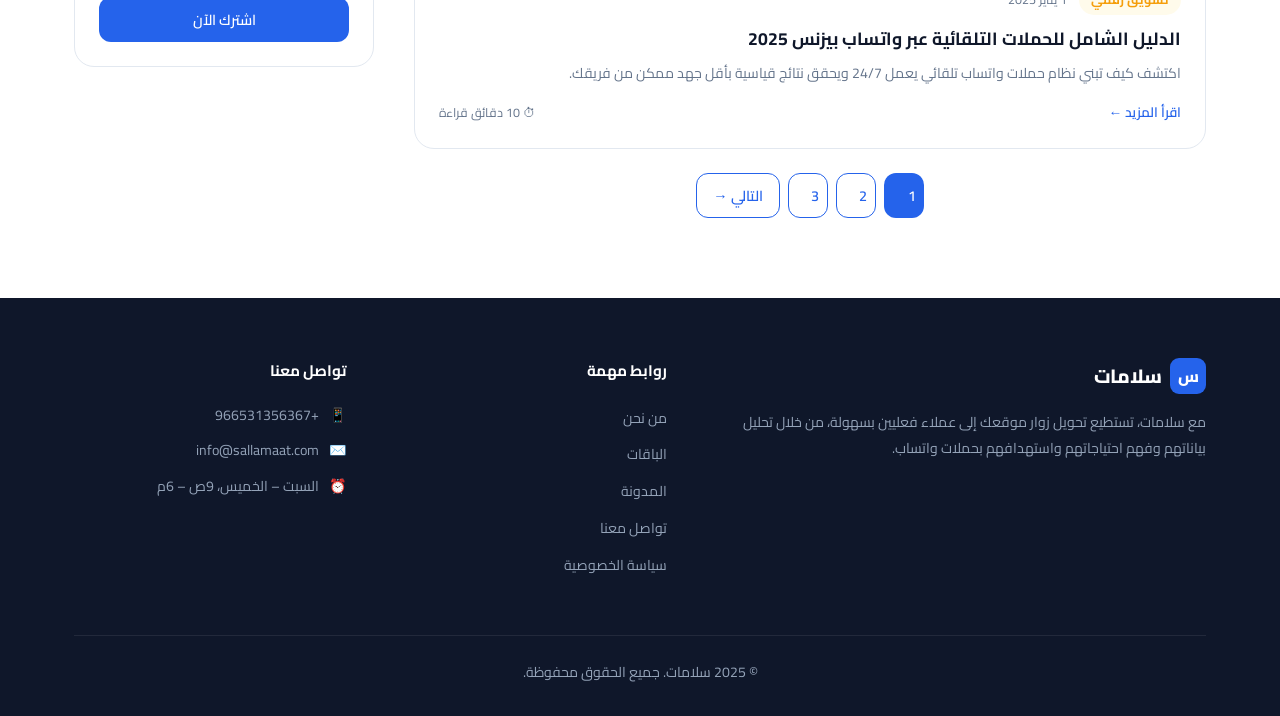
<file: blog.html>
<!DOCTYPE html>
<html lang="ar" dir="rtl">
<head>
  <meta charset="UTF-8"/>
  <meta name="viewport" content="width=device-width, initial-scale=1.0"/>
  <title>المدونة — سلامات</title>
  <link rel="stylesheet" href="css/style.css"/>
  <style>
    .page-hero{background:linear-gradient(135deg,#0F172A 0%,#1E3A8A 60%,#1D4ED8 100%);padding:120px 0 80px;position:relative;overflow:hidden;}
    .page-hero::before{content:'';position:absolute;inset:0;background:radial-gradient(ellipse at 20% 50%,rgba(37,99,235,.3) 0%,transparent 60%);}
    .page-hero-content{position:relative;z-index:1;}
    .page-hero h1{font-size:clamp(2rem,4vw,3rem);font-weight:900;color:white;margin-bottom:.75rem;}
    .page-hero p{font-size:1.05rem;color:#CBD5E1;max-width:540px;line-height:1.8;}

    .blog-layout{display:grid;grid-template-columns:1fr 300px;gap:2.5rem;}
    .cat-filter{display:flex;gap:.5rem;flex-wrap:wrap;margin-bottom:2.5rem;}
    .cat-btn{padding:.4rem 1rem;border-radius:100px;font-size:.85rem;font-weight:600;cursor:pointer;border:1.5px solid var(--border);background:white;color:var(--muted);transition:var(--transition);font-family:'Cairo',sans-serif;}
    .cat-btn.active,.cat-btn:hover{background:var(--primary);color:white;border-color:var(--primary);}

    .post-card{background:white;border:1px solid var(--border);border-radius:var(--radius-lg);overflow:hidden;transition:var(--transition);margin-bottom:1.5rem;}
    .post-card:hover{box-shadow:var(--shadow-lg);transform:translateY(-3px);}
    .post-thumb{height:200px;object-fit:cover;width:100%;display:block;background:linear-gradient(135deg,var(--primary-light),#DBEAFE);}
    .post-thumb-placeholder{height:200px;display:flex;align-items:center;justify-content:center;font-size:3rem;background:linear-gradient(135deg,var(--primary-light),#DBEAFE);}
    .post-body{padding:1.5rem;}
    .post-meta{display:flex;align-items:center;gap:.75rem;margin-bottom:.75rem;flex-wrap:wrap;}
    .post-date{font-size:.78rem;color:var(--muted);}
    .post-title{font-size:1.1rem;font-weight:700;color:var(--dark);margin-bottom:.6rem;line-height:1.4;}
    .post-title a{text-decoration:none;color:inherit;transition:var(--transition);}
    .post-title a:hover{color:var(--primary);}
    .post-excerpt{font-size:.88rem;color:var(--muted);line-height:1.75;margin-bottom:1rem;}
    .post-footer{display:flex;align-items:center;justify-content:space-between;}
    .read-more{font-size:.85rem;font-weight:600;color:var(--primary);text-decoration:none;display:flex;align-items:center;gap:.3rem;}
    .read-more:hover{gap:.6rem;}

    /* Sidebar */
    .sidebar-widget{background:white;border:1px solid var(--border);border-radius:var(--radius-lg);padding:1.5rem;margin-bottom:1.5rem;}
    .widget-title{font-size:.95rem;font-weight:700;color:var(--dark);margin-bottom:1.1rem;padding-bottom:.6rem;border-bottom:2px solid var(--primary);}
    .recent-post{display:flex;gap:.75rem;padding:.6rem 0;border-bottom:1px solid var(--border);}
    .recent-post:last-child{border-bottom:none;}
    .recent-post-thumb{width:56px;height:56px;border-radius:8px;background:var(--primary-light);display:flex;align-items:center;justify-content:center;font-size:1.3rem;flex-shrink:0;}
    .recent-post-title{font-size:.82rem;font-weight:600;color:var(--dark);line-height:1.4;margin-bottom:.25rem;}
    .recent-post-date{font-size:.74rem;color:var(--muted);}
    .cat-list{list-style:none;}
    .cat-list li{display:flex;justify-content:space-between;align-items:center;padding:.5rem 0;border-bottom:1px solid var(--border);font-size:.88rem;}
    .cat-list li:last-child{border-bottom:none;}
    .cat-list a{text-decoration:none;color:var(--text);transition:var(--transition);}
    .cat-list a:hover{color:var(--primary);}
    .cat-count{background:var(--bg);color:var(--muted);font-size:.75rem;padding:.15rem .5rem;border-radius:100px;}
    .newsletter-form{display:flex;flex-direction:column;gap:.75rem;}

    @media(max-width:900px){.blog-layout{grid-template-columns:1fr;}}
  </style>
</head>
<body>
<div id="nav-placeholder"></div>

<section class="page-hero">
  <div class="container">
    <div class="page-hero-content">
      <div class="section-tag" style="background:rgba(255,255,255,.12);color:#93C5FD;border:1px solid rgba(255,255,255,.2)">📝 المدونة</div>
      <h1>مدونة سلامات</h1>
      <p>نصائح وأدلة عملية لتنمية متجرك الإلكتروني عبر التسويق بواتساب</p>
    </div>
  </div>
</section>

<section class="section">
  <div class="container">
    <!-- Category filter -->
    <div class="cat-filter">
      <button class="cat-btn active">كل المقالات</button>
      <button class="cat-btn">تسويق رقمي</button>
      <button class="cat-btn">واتساب ماركتينج</button>
      <button class="cat-btn">تجارة إلكترونية</button>
      <button class="cat-btn">إدارة العملاء</button>
      <button class="cat-btn">نصائح وتجارب</button>
    </div>

    <div class="blog-layout">
      <!-- Posts -->
      <div>
        <div class="post-card observe">
          <div class="post-thumb-placeholder">💬</div>
          <div class="post-body">
            <div class="post-meta">
              <span class="badge badge-primary">واتساب ماركتينج</span>
              <span class="post-date">15 يناير 2025</span>
            </div>
            <h2 class="post-title"><a href="post.html">كيف تحوّل سلات التسوق المتروكة إلى مبيعات حقيقية عبر واتساب</a></h2>
            <p class="post-excerpt">70% من الزوار يتركون السلة قبل الشراء — تعرّف على الاستراتيجية المجربة لاسترداد هؤلاء العملاء وتحويلهم لمشترين فعليين.</p>
            <div class="post-footer">
              <a href="post.html" class="read-more">اقرأ المزيد ←</a>
              <span style="font-size:.78rem;color:var(--muted)">⏱ 5 دقائق قراءة</span>
            </div>
          </div>
        </div>

        <div class="post-card observe">
          <div class="post-thumb-placeholder">📊</div>
          <div class="post-body">
            <div class="post-meta">
              <span class="badge badge-green">تجارة إلكترونية</span>
              <span class="post-date">8 يناير 2025</span>
            </div>
            <h2 class="post-title"><a href="post.html">10 مؤشرات أداء يجب أن يتابعها كل صاحب متجر إلكتروني</a></h2>
            <p class="post-excerpt">لا تعمل بالتخمين — هذه المؤشرات العشرة هي البوصلة التي تحدد نجاح متجرك وتكشف الفرص المخفية لزيادة الأرباح.</p>
            <div class="post-footer">
              <a href="post.html" class="read-more">اقرأ المزيد ←</a>
              <span style="font-size:.78rem;color:var(--muted)">⏱ 7 دقائق قراءة</span>
            </div>
          </div>
        </div>

        <div class="post-card observe">
          <div class="post-thumb-placeholder">🤖</div>
          <div class="post-body">
            <div class="post-meta">
              <span class="badge badge-amber">تسويق رقمي</span>
              <span class="post-date">1 يناير 2025</span>
            </div>
            <h2 class="post-title"><a href="post.html">الدليل الشامل للحملات التلقائية عبر واتساب بيزنس 2025</a></h2>
            <p class="post-excerpt">اكتشف كيف تبني نظام حملات واتساب تلقائي يعمل 24/7 ويحقق نتائج قياسية بأقل جهد ممكن من فريقك.</p>
            <div class="post-footer">
              <a href="post.html" class="read-more">اقرأ المزيد ←</a>
              <span style="font-size:.78rem;color:var(--muted)">⏱ 10 دقائق قراءة</span>
            </div>
          </div>
        </div>

        <!-- Pagination -->
        <div style="display:flex;gap:.5rem;justify-content:center;margin-top:1rem">
          <button class="btn btn-primary" style="min-width:40px;padding:.5rem">1</button>
          <button class="btn btn-outline" style="min-width:40px;padding:.5rem">2</button>
          <button class="btn btn-outline" style="min-width:40px;padding:.5rem">3</button>
          <button class="btn btn-outline" style="padding:.5rem 1rem">التالي →</button>
        </div>
      </div>

      <!-- Sidebar -->
      <div>
        <div class="sidebar-widget observe">
          <div class="widget-title">🔍 بحث</div>
          <input type="text" class="form-control" placeholder="ابحث في المدونة..."/>
        </div>

        <div class="sidebar-widget observe">
          <div class="widget-title">📌 أحدث المقالات</div>
          <div class="recent-post">
            <div class="recent-post-thumb">💬</div>
            <div>
              <div class="recent-post-title">كيف تحوّل سلات التسوق المتروكة إلى مبيعات</div>
              <div class="recent-post-date">15 يناير 2025</div>
            </div>
          </div>
          <div class="recent-post">
            <div class="recent-post-thumb">📊</div>
            <div>
              <div class="recent-post-title">10 مؤشرات أداء يجب متابعتها</div>
              <div class="recent-post-date">8 يناير 2025</div>
            </div>
          </div>
          <div class="recent-post">
            <div class="recent-post-thumb">🤖</div>
            <div>
              <div class="recent-post-title">الدليل الشامل للحملات التلقائية</div>
              <div class="recent-post-date">1 يناير 2025</div>
            </div>
          </div>
        </div>

        <div class="sidebar-widget observe">
          <div class="widget-title">🏷️ الفئات</div>
          <ul class="cat-list">
            <li><a href="#">تسويق رقمي</a><span class="cat-count">12</span></li>
            <li><a href="#">واتساب ماركتينج</a><span class="cat-count">8</span></li>
            <li><a href="#">تجارة إلكترونية</a><span class="cat-count">15</span></li>
            <li><a href="#">إدارة العملاء</a><span class="cat-count">6</span></li>
            <li><a href="#">نصائح وتجارب</a><span class="cat-count">9</span></li>
          </ul>
        </div>

        <div class="sidebar-widget observe">
          <div class="widget-title">📧 النشرة البريدية</div>
          <p style="font-size:.84rem;color:var(--muted);margin-bottom:1rem;line-height:1.7">اشترك ليصلك أحدث المقالات والنصائح مباشرة</p>
          <div class="newsletter-form">
            <input type="email" class="form-control" placeholder="بريدك الإلكتروني"/>
            <button class="btn btn-primary" style="width:100%;justify-content:center">اشترك الآن</button>
          </div>
        </div>
      </div>
    </div>
  </div>
</section>

<div id="footer-placeholder"></div>
<script src="js/components.js"></script>
<script>
document.querySelectorAll('.cat-btn').forEach(btn => {
  btn.addEventListener('click', () => {
    document.querySelectorAll('.cat-btn').forEach(b => b.classList.remove('active'));
    btn.classList.add('active');
  });
});
</script>
</body>
</html>
</file>
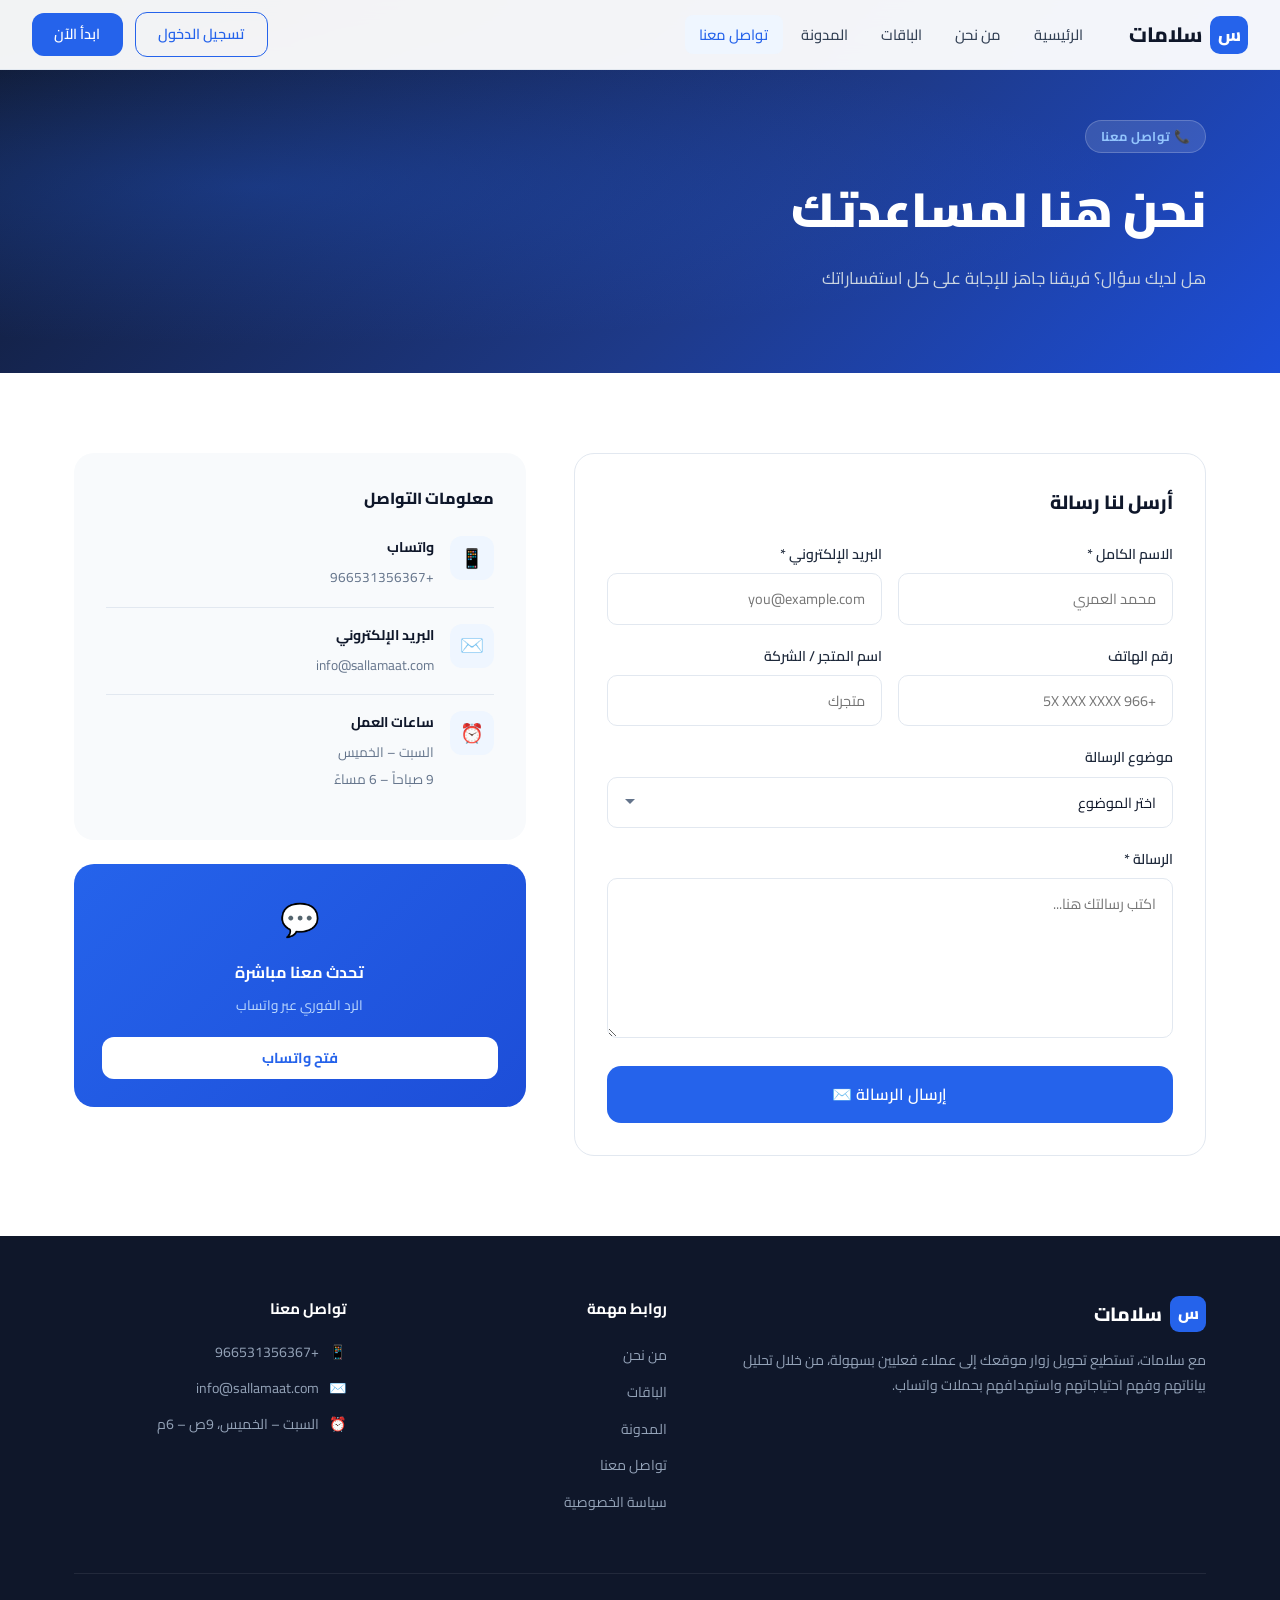
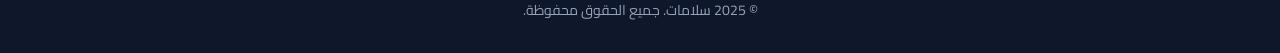
<file: contact.html>
<!DOCTYPE html>
<html lang="ar" dir="rtl">
<head>
  <meta charset="UTF-8"/>
  <meta name="viewport" content="width=device-width, initial-scale=1.0"/>
  <title>تواصل معنا — سلامات</title>
  <link rel="stylesheet" href="css/style.css"/>
  <style>
    .page-hero{background:linear-gradient(135deg,#0F172A 0%,#1E3A8A 60%,#1D4ED8 100%);padding:120px 0 80px;position:relative;overflow:hidden;}
    .page-hero::before{content:'';position:absolute;inset:0;background:radial-gradient(ellipse at 20% 50%,rgba(37,99,235,.3) 0%,transparent 60%);}
    .page-hero-content{position:relative;z-index:1;}
    .page-hero h1{font-size:clamp(2rem,4vw,3rem);font-weight:900;color:white;margin-bottom:.75rem;}
    .page-hero p{font-size:1.05rem;color:#CBD5E1;max-width:540px;line-height:1.8;}

    .contact-grid{display:grid;grid-template-columns:1.4fr 1fr;gap:3rem;align-items:start;}
    .contact-form-card{background:white;border:1px solid var(--border);border-radius:var(--radius-lg);padding:2rem;}
    .form-row{display:grid;grid-template-columns:1fr 1fr;gap:1rem;}
    .contact-info-card{background:var(--bg);border-radius:var(--radius-lg);padding:2rem;}
    .contact-info-item{display:flex;gap:1rem;align-items:flex-start;padding:1rem 0;border-bottom:1px solid var(--border);}
    .contact-info-item:last-child{border-bottom:none;}
    .contact-icon{width:44px;height:44px;background:var(--primary-light);color:var(--primary);border-radius:12px;display:flex;align-items:center;justify-content:center;font-size:1.2rem;flex-shrink:0;}
    .contact-info-item strong{display:block;font-size:.88rem;font-weight:700;color:var(--dark);margin-bottom:.2rem;}
    .contact-info-item span{font-size:.85rem;color:var(--muted);}
    .select-control{appearance:none;background-image:url("data:image/svg+xml,%3Csvg xmlns='http://www.w3.org/2000/svg' width='12' height='12' viewBox='0 0 12 12'%3E%3Cpath fill='%2364748B' d='M6 8L1 3h10z'/%3E%3C/svg%3E");background-repeat:no-repeat;background-position:left 1rem center;}
    .success-msg{display:none;background:var(--secondary-light);color:var(--secondary);border:1px solid #A7F3D0;border-radius:var(--radius);padding:1rem;margin-top:1rem;font-weight:600;text-align:center;}
    @media(max-width:768px){.contact-grid,.form-row{grid-template-columns:1fr;}}
  </style>
</head>
<body>
<div id="nav-placeholder"></div>
<section class="page-hero">
  <div class="container">
    <div class="page-hero-content">
      <div class="section-tag" style="background:rgba(255,255,255,.12);color:#93C5FD;border:1px solid rgba(255,255,255,.2)">📞 تواصل معنا</div>
      <h1>نحن هنا لمساعدتك</h1>
      <p>هل لديك سؤال؟ فريقنا جاهز للإجابة على كل استفساراتك</p>
    </div>
  </div>
</section>
<section class="section">
  <div class="container">
    <div class="contact-grid">
      <div class="contact-form-card observe">
        <h2 style="font-size:1.2rem;font-weight:800;color:var(--dark);margin-bottom:1.5rem">أرسل لنا رسالة</h2>
        <div class="form-row">
          <div class="form-group"><label class="form-label">الاسم الكامل *</label><input type="text" class="form-control" placeholder="محمد العمري"/></div>
          <div class="form-group"><label class="form-label">البريد الإلكتروني *</label><input type="email" class="form-control" placeholder="you@example.com"/></div>
        </div>
        <div class="form-row">
          <div class="form-group"><label class="form-label">رقم الهاتف</label><input type="tel" class="form-control" placeholder="+966 5X XXX XXXX"/></div>
          <div class="form-group"><label class="form-label">اسم المتجر / الشركة</label><input type="text" class="form-control" placeholder="متجرك"/></div>
        </div>
        <div class="form-group">
          <label class="form-label">موضوع الرسالة</label>
          <select class="form-control select-control">
            <option value="">اختر الموضوع</option>
            <option>استفسار عام</option>
            <option>دعم تقني</option>
            <option>الأسعار والباقات</option>
            <option>شراكة تجارية</option>
          </select>
        </div>
        <div class="form-group"><label class="form-label">الرسالة *</label><textarea class="form-control" rows="5" placeholder="اكتب رسالتك هنا..."></textarea></div>
        <button class="btn btn-primary btn-lg" style="width:100%;justify-content:center" onclick="submitForm()">إرسال الرسالة ✉️</button>
        <div class="success-msg" id="success-msg">✅ تم إرسال رسالتك بنجاح! سنتواصل معك خلال 24 ساعة.</div>
      </div>
      <div>
        <div class="contact-info-card observe">
          <h3 style="font-size:1rem;font-weight:800;color:var(--dark);margin-bottom:.5rem">معلومات التواصل</h3>
          <div class="contact-info-item">
            <div class="contact-icon">📱</div>
            <div><strong>واتساب</strong><span>+966531356367</span></div>
          </div>
          <div class="contact-info-item">
            <div class="contact-icon">✉️</div>
            <div><strong>البريد الإلكتروني</strong><span>info@sallamaat.com</span></div>
          </div>
          <div class="contact-info-item">
            <div class="contact-icon">⏰</div>
            <div><strong>ساعات العمل</strong><span>السبت – الخميس<br/>9 صباحاً – 6 مساءً</span></div>
          </div>
        </div>
        <div style="background:linear-gradient(135deg,var(--primary),#1D4ED8);border-radius:var(--radius-lg);padding:1.75rem;margin-top:1.5rem;text-align:center" class="observe">
          <div style="font-size:2rem;margin-bottom:.75rem">💬</div>
          <h4 style="color:white;font-size:1rem;font-weight:700;margin-bottom:.5rem">تحدث معنا مباشرة</h4>
          <p style="color:#BFDBFE;font-size:.85rem;margin-bottom:1.25rem">الرد الفوري عبر واتساب</p>
          <a href="https://wa.me/966531356367" class="btn btn-white" style="width:100%;justify-content:center">فتح واتساب</a>
        </div>
      </div>
    </div>
  </div>
</section>
<div id="footer-placeholder"></div>
<script src="js/components.js"></script>
<script>
function submitForm(){
  document.getElementById('success-msg').style.display='block';
  setTimeout(()=>document.getElementById('success-msg').style.display='none',5000);
}
</script>
</body>
</html>
</file>
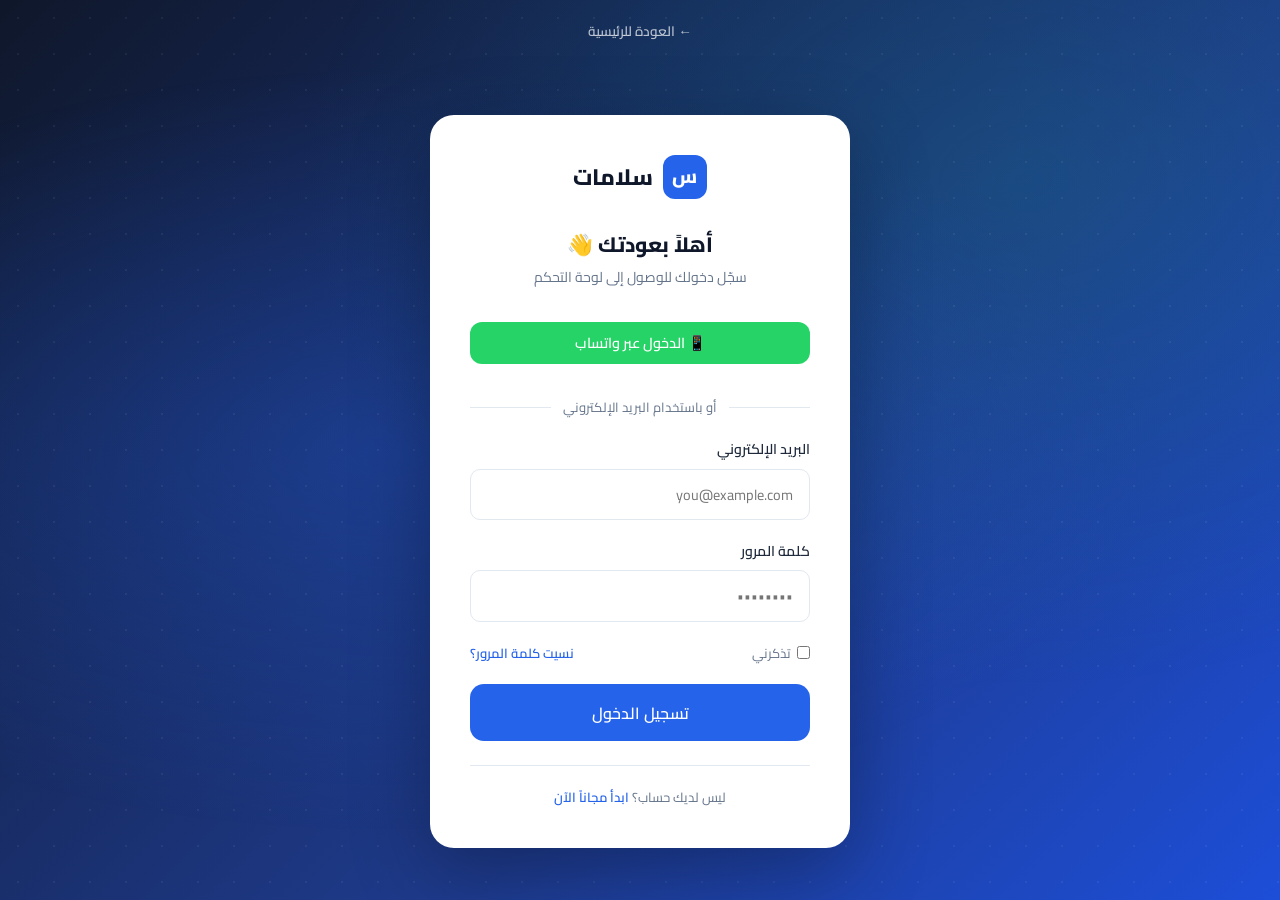
<file: login.html>
<!DOCTYPE html>
<html lang="ar" dir="rtl">
<head>
  <meta charset="UTF-8"/>
  <meta name="viewport" content="width=device-width, initial-scale=1.0"/>
  <title>تسجيل الدخول — سلامات</title>
  <link rel="stylesheet" href="css/style.css"/>
  <style>
    body{background:linear-gradient(135deg,#0F172A 0%,#1E3A8A 60%,#1D4ED8 100%);min-height:100vh;display:flex;flex-direction:column;}
    body::before{content:'';position:fixed;inset:0;background:radial-gradient(ellipse at 30% 50%,rgba(37,99,235,.3) 0%,transparent 60%),radial-gradient(ellipse at 80% 20%,rgba(16,185,129,.15) 0%,transparent 50%);pointer-events:none;}
    .login-dots{position:fixed;inset:0;background-image:radial-gradient(rgba(255,255,255,.06) 1px,transparent 1px);background-size:36px 36px;pointer-events:none;}
    .login-wrapper{flex:1;display:flex;align-items:center;justify-content:center;padding:2rem;position:relative;z-index:1;}
    .login-card{background:white;border-radius:24px;padding:2.5rem;width:100%;max-width:420px;box-shadow:0 24px 80px rgba(0,0,0,.3);animation:fadeUp .6s ease both;}
    .login-logo{display:flex;align-items:center;gap:.6rem;margin-bottom:1.75rem;justify-content:center;}
    .login-logo-icon{width:44px;height:44px;background:var(--primary);border-radius:12px;display:flex;align-items:center;justify-content:center;color:white;font-weight:800;font-size:1.2rem;}
    .login-logo-text{font-size:1.4rem;font-weight:800;color:var(--dark);}
    .login-title{font-size:1.3rem;font-weight:800;color:var(--dark);text-align:center;margin-bottom:.25rem;}
    .login-subtitle{font-size:.88rem;color:var(--muted);text-align:center;margin-bottom:2rem;}
    .login-divider{display:flex;align-items:center;gap:.75rem;margin:1.25rem 0;color:var(--muted);font-size:.82rem;}
    .login-divider::before,.login-divider::after{content:'';flex:1;height:1px;background:var(--border);}
    .login-footer{text-align:center;font-size:.82rem;color:var(--muted);margin-top:1.5rem;padding-top:1.25rem;border-top:1px solid var(--border);}
    .login-footer a{color:var(--primary);text-decoration:none;font-weight:600;}
    .wa-btn{background:#25D366;color:white;width:100%;justify-content:center;margin-bottom:.75rem;font-size:.9rem;}
    .wa-btn:hover{background:#22C55E;}
    .forgot-link{font-size:.82rem;color:var(--primary);text-decoration:none;font-weight:600;}
    .forgot-link:hover{text-decoration:underline;}
    .form-row-end{display:flex;justify-content:space-between;align-items:center;margin-bottom:1.25rem;}
    .remember-row{display:flex;align-items:center;gap:.4rem;font-size:.82rem;color:var(--muted);}
    input[type=checkbox]{accent-color:var(--primary);}
    .login-nav{position:relative;z-index:10;padding:1.25rem 2rem;display:flex;justify-content:center;}
    .back-home{display:flex;align-items:center;gap:.4rem;color:rgba(255,255,255,.7);text-decoration:none;font-size:.85rem;font-weight:600;transition:var(--transition);}
    .back-home:hover{color:white;}
  </style>
</head>
<body>
<div class="login-dots"></div>
<div class="login-nav"><a href="index.html" class="back-home">← العودة للرئيسية</a></div>
<div class="login-wrapper">
  <div class="login-card">
    <div class="login-logo">
      <div class="login-logo-icon">س</div>
      <span class="login-logo-text">سلامات</span>
    </div>
    <h1 class="login-title">أهلاً بعودتك 👋</h1>
    <p class="login-subtitle">سجّل دخولك للوصول إلى لوحة التحكم</p>

    <a href="#" class="btn wa-btn">📱 الدخول عبر واتساب</a>

    <div class="login-divider">أو باستخدام البريد الإلكتروني</div>

    <div class="form-group">
      <label class="form-label">البريد الإلكتروني</label>
      <input type="email" class="form-control" placeholder="you@example.com"/>
    </div>
    <div class="form-group">
      <label class="form-label">كلمة المرور</label>
      <input type="password" class="form-control" placeholder="••••••••"/>
    </div>
    <div class="form-row-end">
      <label class="remember-row"><input type="checkbox"/> تذكرني</label>
      <a href="#" class="forgot-link">نسيت كلمة المرور؟</a>
    </div>
    <button class="btn btn-primary btn-lg" style="width:100%;justify-content:center">تسجيل الدخول</button>

    <div class="login-footer">
      ليس لديك حساب؟ <a href="packages.html">ابدأ مجاناً الآن</a>
    </div>
  </div>
</div>
</body>
</html>
</file>
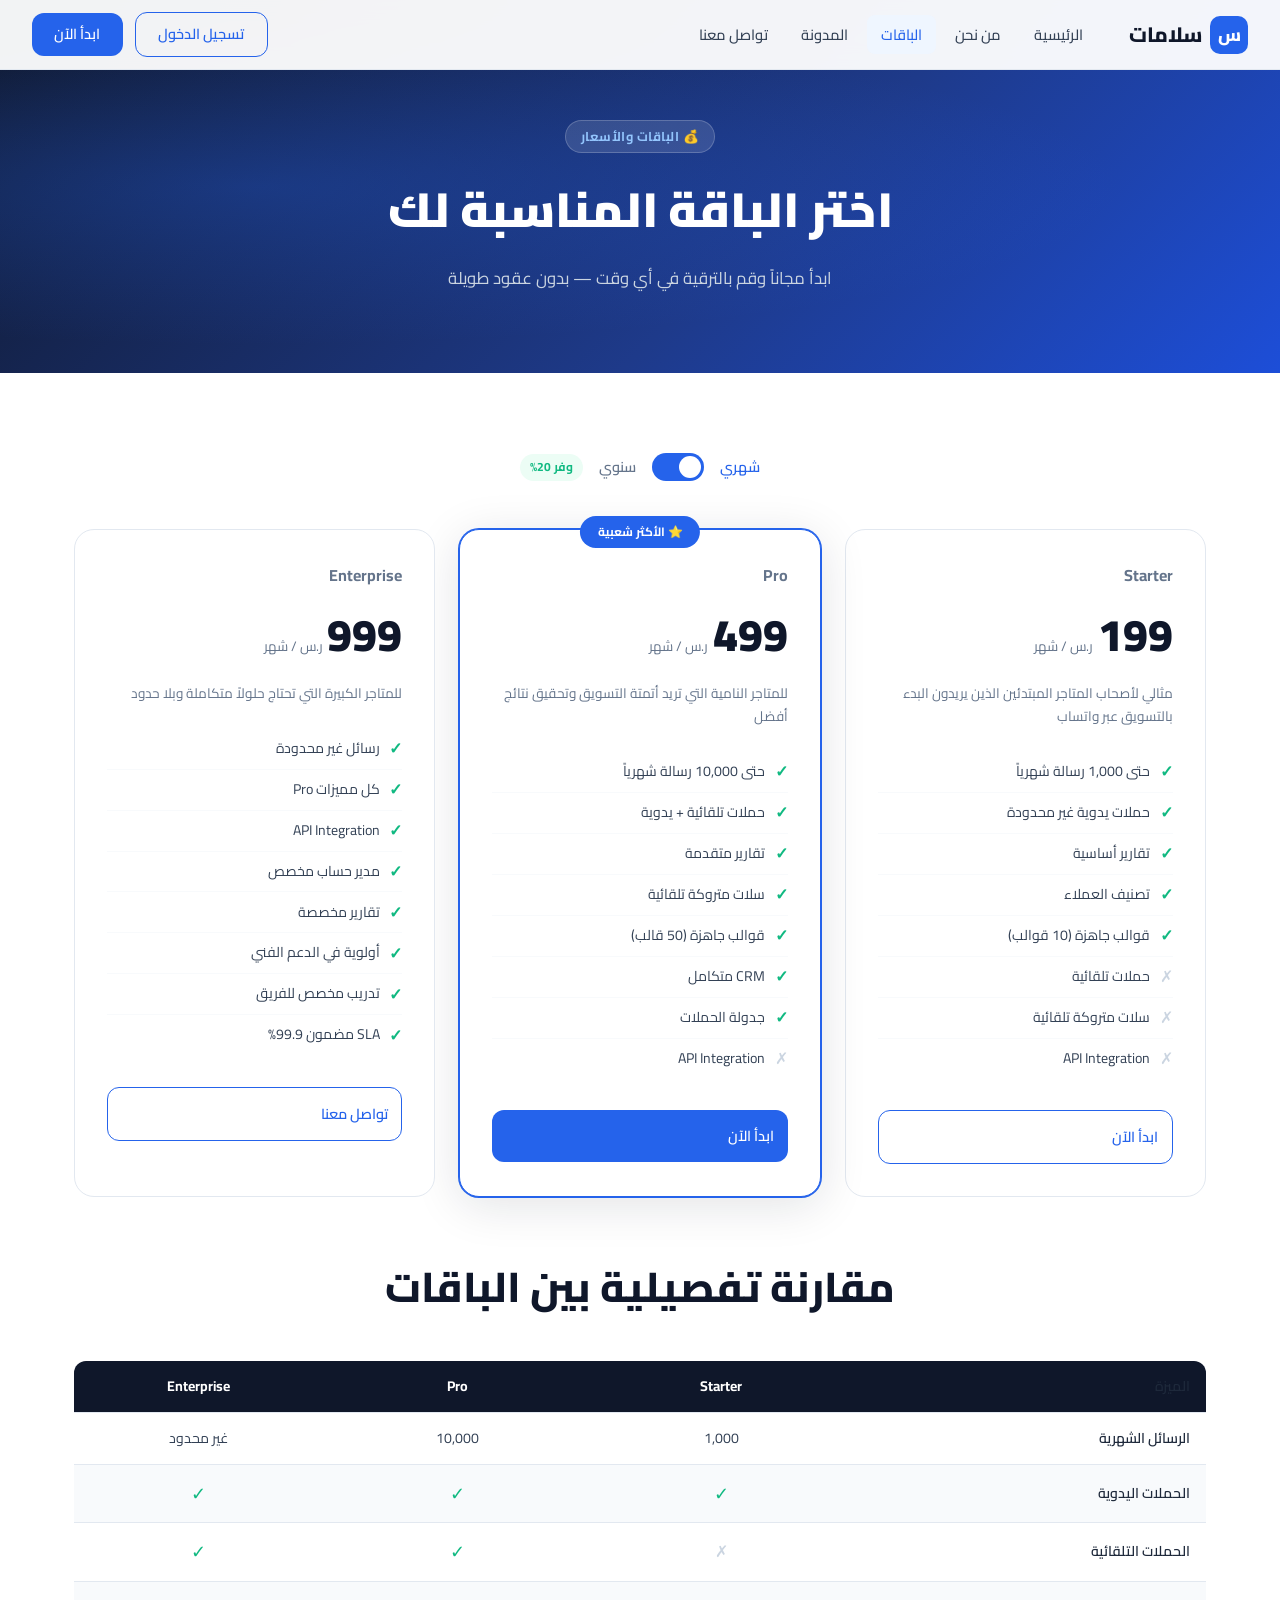
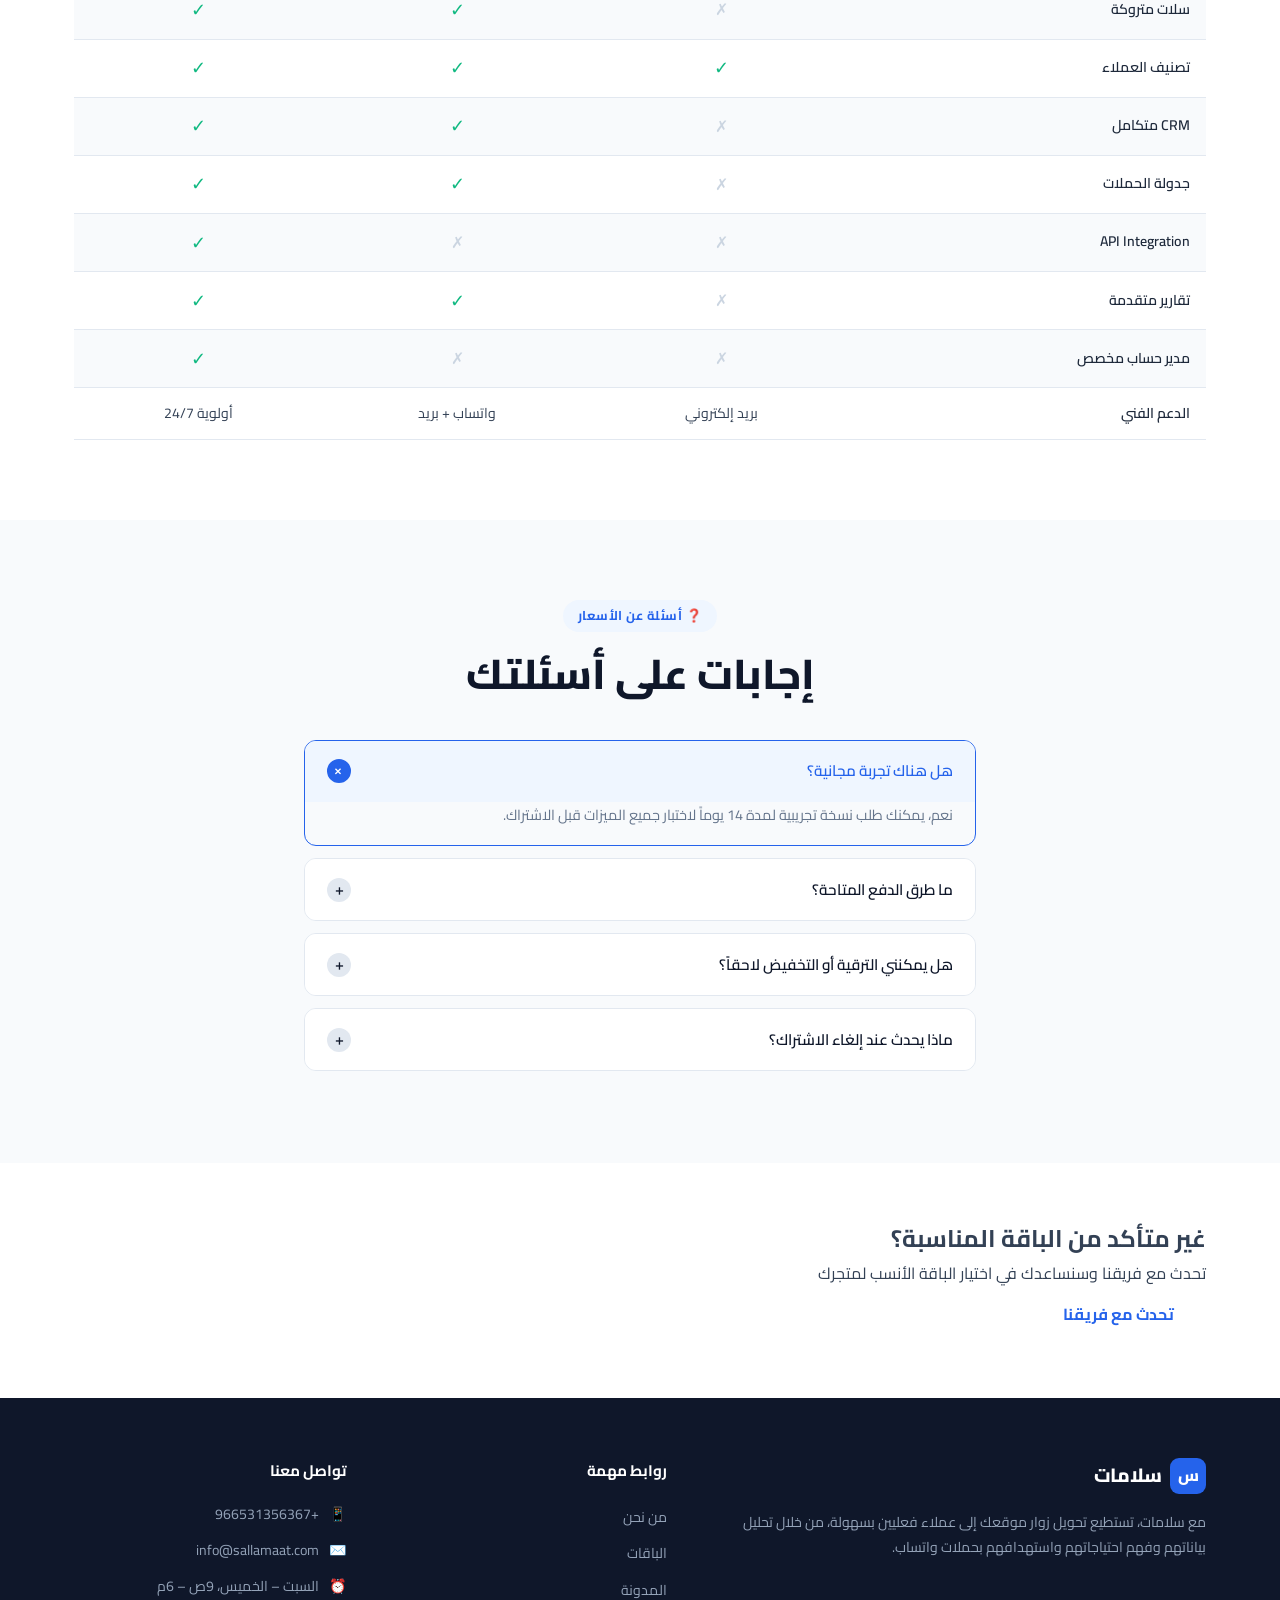
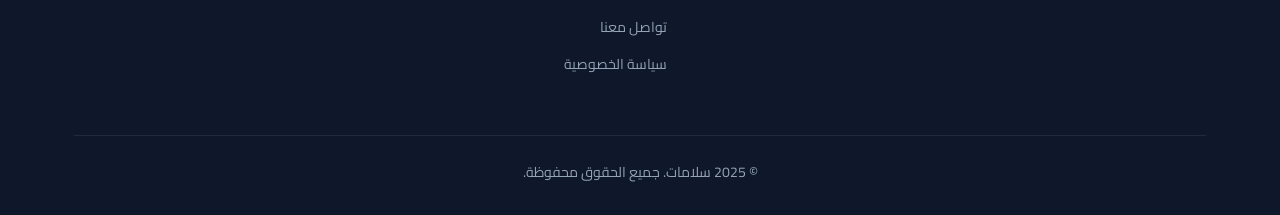
<file: packages.html>
<!DOCTYPE html>
<html lang="ar" dir="rtl">
<head>
  <meta charset="UTF-8"/>
  <meta name="viewport" content="width=device-width, initial-scale=1.0"/>
  <title>الباقات والأسعار — سلامات</title>
  <link rel="stylesheet" href="css/style.css"/>
  <style>
    .page-hero { background:linear-gradient(135deg,#0F172A 0%,#1E3A8A 60%,#1D4ED8 100%);padding:120px 0 80px;position:relative;overflow:hidden; }
    .page-hero::before { content:'';position:absolute;inset:0;background:radial-gradient(ellipse at 20% 50%,rgba(37,99,235,.3) 0%,transparent 60%); }
    .page-hero-content { position:relative;z-index:1; }
    .page-hero h1 { font-size:clamp(2rem,4vw,3rem);font-weight:900;color:white;margin-bottom:.75rem; }
    .page-hero p { font-size:1.05rem;color:#CBD5E1;max-width:540px;line-height:1.8; }

    .toggle-wrap { display:flex;align-items:center;justify-content:center;gap:1rem;margin-bottom:3rem; }
    .toggle-label { font-size:.9rem;font-weight:600;color:var(--muted); }
    .toggle-label.active { color:var(--primary); }
    .toggle-switch {
      width:52px;height:28px;background:var(--primary);border-radius:14px;
      position:relative;cursor:pointer;transition:var(--transition);
    }
    .toggle-switch::after {
      content:'';position:absolute;width:22px;height:22px;
      background:white;border-radius:50%;top:3px;right:3px;
      transition:var(--transition);
    }
    .toggle-switch.yearly::after { right:auto;left:3px; }
    .save-badge { background:var(--secondary-light);color:var(--secondary);font-size:.75rem;font-weight:700;padding:.2rem .6rem;border-radius:100px; }

    .plans-grid { display:grid;grid-template-columns:repeat(3,1fr);gap:1.5rem;margin-bottom:4rem; }
    .plan-card {
      background:white;border:1.5px solid var(--border);border-radius:20px;
      padding:2rem;position:relative;transition:var(--transition);
    }
    .plan-card:hover { transform:translateY(-6px);box-shadow:var(--shadow-lg); }
    .plan-card.popular {
      border-color:var(--primary);
      box-shadow:0 0 0 1px var(--primary),var(--shadow-lg);
    }
    .popular-badge {
      position:absolute;top:-14px;left:50%;transform:translateX(-50%);
      background:var(--primary);color:white;font-size:.75rem;font-weight:700;
      padding:.35rem 1.1rem;border-radius:100px;white-space:nowrap;
    }
    .plan-name { font-size:1rem;font-weight:700;color:var(--muted);margin-bottom:.5rem; }
    .plan-price { display:flex;align-items:baseline;gap:.3rem;margin-bottom:.5rem; }
    .plan-price strong { font-size:2.8rem;font-weight:900;color:var(--dark); }
    .plan-price span { font-size:.85rem;color:var(--muted); }
    .plan-desc { font-size:.85rem;color:var(--muted);margin-bottom:1.5rem;line-height:1.7; }
    .plan-features { list-style:none;margin-bottom:2rem; }
    .plan-features li {
      display:flex;align-items:center;gap:.6rem;
      font-size:.88rem;color:var(--text);padding:.4rem 0;
      border-bottom:1px solid var(--bg);
    }
    .plan-features li:last-child { border-bottom:none; }
    .check { color:var(--secondary);font-size:1rem;font-weight:700;flex-shrink:0; }
    .cross { color:#CBD5E1;font-size:1rem;flex-shrink:0; }
    .plan-cta { width:100%;text-align:center;padding:.85rem; }

    /* Comparison table */
    .compare-table { width:100%;border-collapse:collapse;margin-top:1rem; }
    .compare-table th, .compare-table td { padding:.85rem 1rem;text-align:center;font-size:.88rem;border-bottom:1px solid var(--border); }
    .compare-table th:first-child, .compare-table td:first-child { text-align:right;font-weight:600;color:var(--slate); }
    .compare-table thead th { background:var(--dark);color:white;font-weight:700; }
    .compare-table thead th:first-child { border-radius:0 12px 0 0; }
    .compare-table thead th:last-child { border-radius:12px 0 0 0; }
    .compare-table tbody tr:nth-child(even) { background:var(--bg); }
    .compare-table .yes { color:var(--secondary);font-size:1.1rem; }
    .compare-table .no { color:#CBD5E1;font-size:1rem; }

    @media(max-width:768px){ .plans-grid{grid-template-columns:1fr;} }
  </style>
</head>
<body>
<div id="nav-placeholder"></div>

<section class="page-hero">
  <div class="container">
    <div class="page-hero-content text-center">
      <div class="section-tag" style="background:rgba(255,255,255,.12);color:#93C5FD;border:1px solid rgba(255,255,255,.2)">💰 الباقات والأسعار</div>
      <h1>اختر الباقة المناسبة لك</h1>
      <p style="margin:0 auto">ابدأ مجاناً وقم بالترقية في أي وقت — بدون عقود طويلة</p>
    </div>
  </div>
</section>

<section class="section">
  <div class="container">
    <!-- Toggle -->
    <div class="toggle-wrap">
      <span class="toggle-label active" id="monthly-label">شهري</span>
      <div class="toggle-switch" id="billing-toggle" onclick="toggleBilling()"></div>
      <span class="toggle-label" id="yearly-label">سنوي</span>
      <span class="save-badge">وفر 20%</span>
    </div>

    <!-- Plans -->
    <div class="plans-grid">
      <!-- Starter -->
      <div class="plan-card observe">
        <div class="plan-name">Starter</div>
        <div class="plan-price">
          <strong id="starter-price">199</strong>
          <span>ر.س / شهر</span>
        </div>
        <p class="plan-desc">مثالي لأصحاب المتاجر المبتدئين الذين يريدون البدء بالتسويق عبر واتساب</p>
        <ul class="plan-features">
          <li><span class="check">✓</span> حتى 1,000 رسالة شهرياً</li>
          <li><span class="check">✓</span> حملات يدوية غير محدودة</li>
          <li><span class="check">✓</span> تقارير أساسية</li>
          <li><span class="check">✓</span> تصنيف العملاء</li>
          <li><span class="check">✓</span> قوالب جاهزة (10 قوالب)</li>
          <li><span class="cross">✗</span> حملات تلقائية</li>
          <li><span class="cross">✗</span> سلات متروكة تلقائية</li>
          <li><span class="cross">✗</span> API Integration</li>
        </ul>
        <a href="contact.html" class="btn btn-outline plan-cta">ابدأ الآن</a>
      </div>

      <!-- Pro (Popular) -->
      <div class="plan-card popular observe">
        <div class="popular-badge">⭐ الأكثر شعبية</div>
        <div class="plan-name">Pro</div>
        <div class="plan-price">
          <strong id="pro-price">499</strong>
          <span>ر.س / شهر</span>
        </div>
        <p class="plan-desc">للمتاجر النامية التي تريد أتمتة التسويق وتحقيق نتائج أفضل</p>
        <ul class="plan-features">
          <li><span class="check">✓</span> حتى 10,000 رسالة شهرياً</li>
          <li><span class="check">✓</span> حملات تلقائية + يدوية</li>
          <li><span class="check">✓</span> تقارير متقدمة</li>
          <li><span class="check">✓</span> سلات متروكة تلقائية</li>
          <li><span class="check">✓</span> قوالب جاهزة (50 قالب)</li>
          <li><span class="check">✓</span> CRM متكامل</li>
          <li><span class="check">✓</span> جدولة الحملات</li>
          <li><span class="cross">✗</span> API Integration</li>
        </ul>
        <a href="contact.html" class="btn btn-primary plan-cta">ابدأ الآن</a>
      </div>

      <!-- Enterprise -->
      <div class="plan-card observe">
        <div class="plan-name">Enterprise</div>
        <div class="plan-price">
          <strong id="enterprise-price">999</strong>
          <span>ر.س / شهر</span>
        </div>
        <p class="plan-desc">للمتاجر الكبيرة التي تحتاج حلولاً متكاملة وبلا حدود</p>
        <ul class="plan-features">
          <li><span class="check">✓</span> رسائل غير محدودة</li>
          <li><span class="check">✓</span> كل مميزات Pro</li>
          <li><span class="check">✓</span> API Integration</li>
          <li><span class="check">✓</span> مدير حساب مخصص</li>
          <li><span class="check">✓</span> تقارير مخصصة</li>
          <li><span class="check">✓</span> أولوية في الدعم الفني</li>
          <li><span class="check">✓</span> تدريب مخصص للفريق</li>
          <li><span class="check">✓</span> SLA مضمون 99.9%</li>
        </ul>
        <a href="contact.html" class="btn btn-outline plan-cta">تواصل معنا</a>
      </div>
    </div>

    <!-- Comparison Table -->
    <div class="observe">
      <div class="text-center" style="margin-bottom:2rem">
        <h2 class="section-title">مقارنة تفصيلية بين الباقات</h2>
      </div>
      <div style="overflow-x:auto">
        <table class="compare-table">
          <thead>
            <tr>
              <th>الميزة</th>
              <th>Starter</th>
              <th>Pro</th>
              <th>Enterprise</th>
            </tr>
          </thead>
          <tbody>
            <tr><td>الرسائل الشهرية</td><td>1,000</td><td>10,000</td><td>غير محدود</td></tr>
            <tr><td>الحملات اليدوية</td><td class="yes">✓</td><td class="yes">✓</td><td class="yes">✓</td></tr>
            <tr><td>الحملات التلقائية</td><td class="no">✗</td><td class="yes">✓</td><td class="yes">✓</td></tr>
            <tr><td>سلات متروكة</td><td class="no">✗</td><td class="yes">✓</td><td class="yes">✓</td></tr>
            <tr><td>تصنيف العملاء</td><td class="yes">✓</td><td class="yes">✓</td><td class="yes">✓</td></tr>
            <tr><td>CRM متكامل</td><td class="no">✗</td><td class="yes">✓</td><td class="yes">✓</td></tr>
            <tr><td>جدولة الحملات</td><td class="no">✗</td><td class="yes">✓</td><td class="yes">✓</td></tr>
            <tr><td>API Integration</td><td class="no">✗</td><td class="no">✗</td><td class="yes">✓</td></tr>
            <tr><td>تقارير متقدمة</td><td class="no">✗</td><td class="yes">✓</td><td class="yes">✓</td></tr>
            <tr><td>مدير حساب مخصص</td><td class="no">✗</td><td class="no">✗</td><td class="yes">✓</td></tr>
            <tr><td>الدعم الفني</td><td>بريد إلكتروني</td><td>واتساب + بريد</td><td>أولوية 24/7</td></tr>
          </tbody>
        </table>
      </div>
    </div>
  </div>
</section>

<!-- FAQ Pricing -->
<section class="section" style="background:var(--bg)">
  <div class="container" style="max-width:720px">
    <div class="text-center" style="margin-bottom:2.5rem">
      <div class="section-tag">❓ أسئلة عن الأسعار</div>
      <h2 class="section-title">إجابات على أسئلتك</h2>
    </div>
    <div class="faq-item open">
      <div class="faq-question">هل هناك تجربة مجانية؟<div class="faq-icon">+</div></div>
      <div class="faq-answer">نعم، يمكنك طلب نسخة تجريبية لمدة 14 يوماً لاختبار جميع الميزات قبل الاشتراك.</div>
    </div>
    <div class="faq-item">
      <div class="faq-question">ما طرق الدفع المتاحة؟<div class="faq-icon">+</div></div>
      <div class="faq-answer">نقبل الدفع بالبطاقات البنكية (Visa, Mastercard) والتحويل البنكي ومدى.</div>
    </div>
    <div class="faq-item">
      <div class="faq-question">هل يمكنني الترقية أو التخفيض لاحقاً؟<div class="faq-icon">+</div></div>
      <div class="faq-answer">بالطبع، يمكنك تغيير باقتك في أي وقت ويُحسب الفرق تلقائياً.</div>
    </div>
    <div class="faq-item">
      <div class="faq-question">ماذا يحدث عند إلغاء الاشتراك؟<div class="faq-icon">+</div></div>
      <div class="faq-answer">يمكنك الإلغاء في أي وقت. ستظل خدمتك فعالة حتى نهاية دورة الفوترة الحالية.</div>
    </div>
  </div>
</section>

<!-- CTA -->
<section class="section-sm">
  <div class="container">
    <div class="cta-banner observe">
      <h2>غير متأكد من الباقة المناسبة؟</h2>
      <p>تحدث مع فريقنا وسنساعدك في اختيار الباقة الأنسب لمتجرك</p>
      <div class="cta-btns">
        <a href="contact.html" class="btn btn-white btn-lg">تحدث مع فريقنا</a>
      </div>
    </div>
  </div>
</section>

<div id="footer-placeholder"></div>
<script src="js/components.js"></script>
<script>
let isYearly = false;
const prices = { starter:[199,159], pro:[499,399], enterprise:[999,799] };
function toggleBilling() {
  isYearly = !isYearly;
  document.getElementById('billing-toggle').classList.toggle('yearly', isYearly);
  document.getElementById('monthly-label').classList.toggle('active', !isYearly);
  document.getElementById('yearly-label').classList.toggle('active', isYearly);
  document.getElementById('starter-price').textContent = prices.starter[isYearly?1:0];
  document.getElementById('pro-price').textContent = prices.pro[isYearly?1:0];
  document.getElementById('enterprise-price').textContent = prices.enterprise[isYearly?1:0];
}
</script>
</body>
</html>
</file>
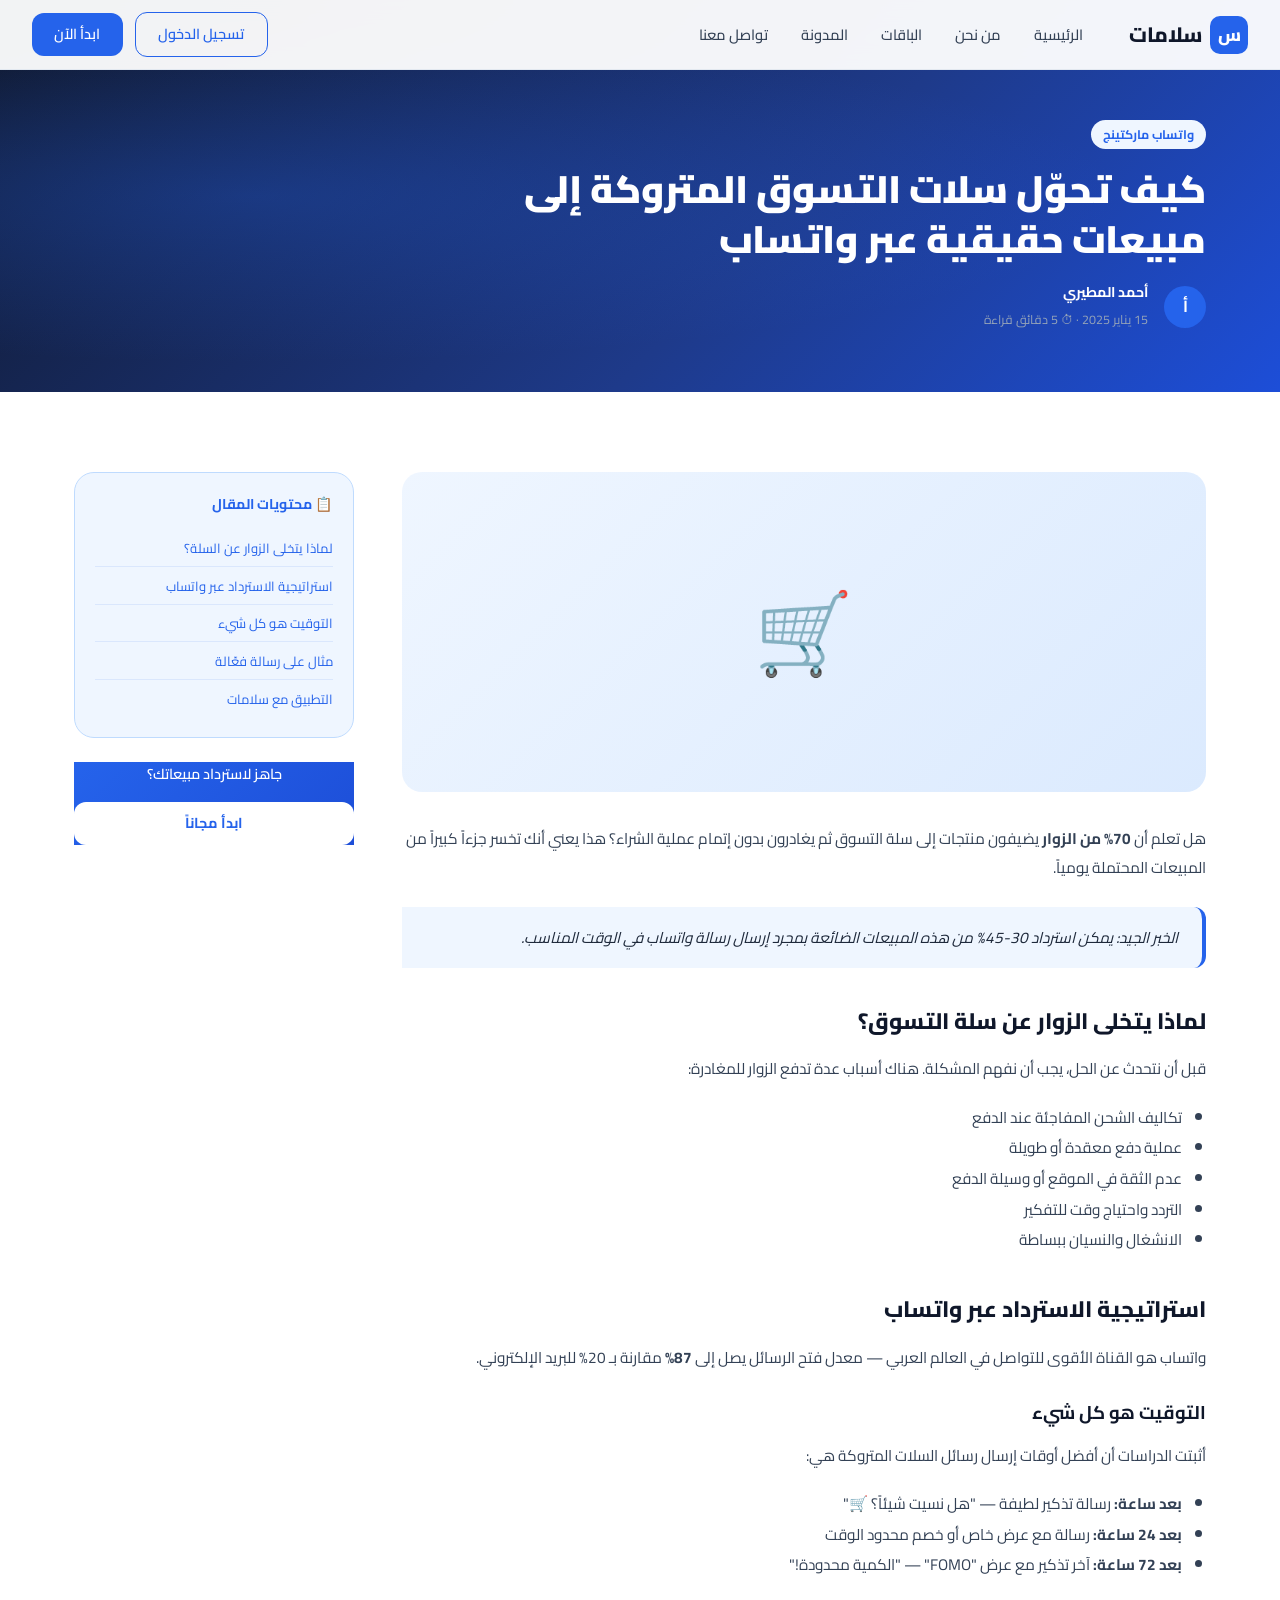
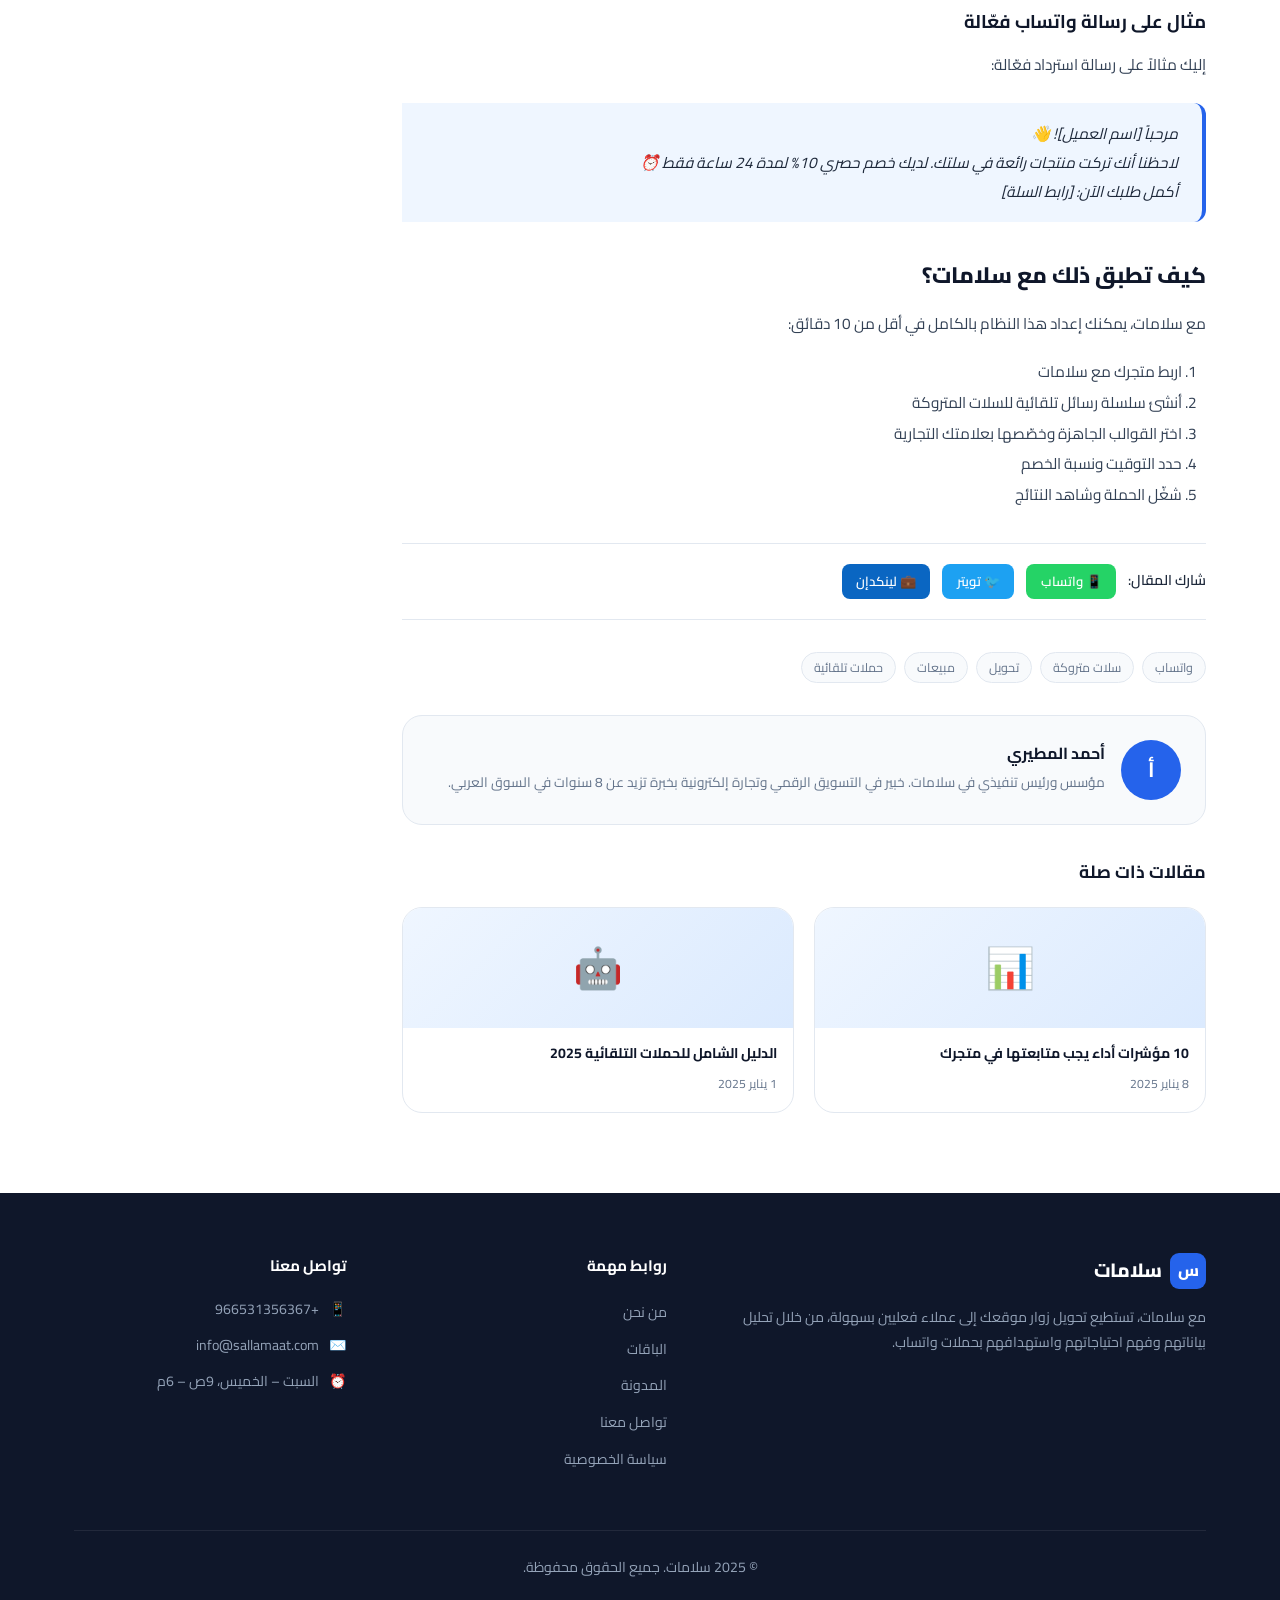
<file: post.html>
<!DOCTYPE html>
<html lang="ar" dir="rtl">
<head>
  <meta charset="UTF-8"/>
  <meta name="viewport" content="width=device-width, initial-scale=1.0"/>
  <title>كيف تحوّل سلات التسوق المتروكة — سلامات</title>
  <link rel="stylesheet" href="css/style.css"/>
  <style>
    .post-hero{background:linear-gradient(135deg,#0F172A 0%,#1E3A8A 60%,#1D4ED8 100%);padding:120px 0 60px;position:relative;overflow:hidden;}
    .post-hero::before{content:'';position:absolute;inset:0;background:radial-gradient(ellipse at 20% 50%,rgba(37,99,235,.3) 0%,transparent 60%);}
    .post-hero-inner{position:relative;z-index:1;max-width:800px;}
    .post-hero h1{font-size:clamp(1.6rem,3.5vw,2.4rem);font-weight:900;color:white;line-height:1.3;margin:1rem 0;}
    .author-row{display:flex;align-items:center;gap:1rem;flex-wrap:wrap;}
    .author-ava{width:42px;height:42px;border-radius:50%;background:#2563EB;display:flex;align-items:center;justify-content:center;color:white;font-weight:700;}
    .author-info strong{display:block;font-size:.88rem;color:white;}
    .author-info span{font-size:.78rem;color:#94A3B8;}

    .post-layout{display:grid;grid-template-columns:1fr 280px;gap:3rem;align-items:start;}
    .post-featured{height:320px;background:linear-gradient(135deg,var(--primary-light),#DBEAFE);border-radius:var(--radius-lg);display:flex;align-items:center;justify-content:center;font-size:5rem;margin-bottom:2rem;}

    .post-content{font-size:.96rem;color:var(--text);line-height:1.9;}
    .post-content h2{font-size:1.4rem;font-weight:800;color:var(--dark);margin:2rem 0 .75rem;}
    .post-content h3{font-size:1.15rem;font-weight:700;color:var(--dark);margin:1.5rem 0 .6rem;}
    .post-content p{margin-bottom:1.2rem;}
    .post-content ul,.post-content ol{margin: 0 1.5rem 1.2rem;line-height:2;}
    .post-content blockquote{border-right:4px solid var(--primary);background:var(--primary-light);padding:1rem 1.5rem;border-radius:0 var(--radius) var(--radius) 0;margin:1.5rem 0;font-style:italic;color:var(--slate);}

    .share-bar{display:flex;align-items:center;gap:.75rem;padding:1.25rem 0;border-top:1px solid var(--border);border-bottom:1px solid var(--border);margin:2rem 0;flex-wrap:wrap;}
    .share-label{font-size:.88rem;font-weight:600;color:var(--slate);}
    .share-btn{display:flex;align-items:center;gap:.4rem;padding:.4rem .9rem;border-radius:8px;font-size:.82rem;font-weight:600;text-decoration:none;transition:var(--transition);}
    .share-wa{background:#25D366;color:white;}
    .share-tw{background:#1DA1F2;color:white;}
    .share-li{background:#0A66C2;color:white;}
    .share-btn:hover{opacity:.85;transform:translateY(-1px);}

    .post-tags{display:flex;gap:.5rem;flex-wrap:wrap;margin-bottom:2rem;}
    .post-tag{background:var(--bg);color:var(--muted);font-size:.78rem;padding:.25rem .75rem;border-radius:100px;text-decoration:none;border:1px solid var(--border);transition:var(--transition);}
    .post-tag:hover{background:var(--primary-light);color:var(--primary);border-color:var(--primary);}

    .author-bio-box{background:var(--bg);border-radius:var(--radius-lg);padding:1.5rem;display:flex;gap:1rem;align-items:start;border:1px solid var(--border);margin-bottom:2rem;}
    .bio-avatar{width:60px;height:60px;border-radius:50%;background:var(--primary);display:flex;align-items:center;justify-content:center;color:white;font-size:1.3rem;font-weight:700;flex-shrink:0;}
    .bio-name{font-weight:700;color:var(--dark);margin-bottom:.25rem;}
    .bio-text{font-size:.85rem;color:var(--muted);line-height:1.7;}

    .related-grid{display:grid;grid-template-columns:repeat(2,1fr);gap:1.25rem;}
    .related-card{background:white;border:1px solid var(--border);border-radius:var(--radius-lg);overflow:hidden;transition:var(--transition);}
    .related-card:hover{box-shadow:var(--shadow);transform:translateY(-3px);}
    .related-thumb{height:120px;display:flex;align-items:center;justify-content:center;font-size:2.5rem;background:linear-gradient(135deg,var(--primary-light),#DBEAFE);}
    .related-body{padding:1rem;}
    .related-title{font-size:.88rem;font-weight:700;color:var(--dark);line-height:1.4;text-decoration:none;display:block;margin-bottom:.3rem;}
    .related-title:hover{color:var(--primary);}

    /* TOC */
    .toc-widget{background:var(--primary-light);border:1px solid #BFDBFE;border-radius:var(--radius-lg);padding:1.25rem;margin-bottom:1.5rem;}
    .toc-title{font-size:.88rem;font-weight:700;color:var(--primary);margin-bottom:.75rem;}
    .toc-list{list-style:none;}
    .toc-list li{padding:.3rem 0;border-bottom:1px solid rgba(37,99,235,.1);}
    .toc-list li:last-child{border-bottom:none;}
    .toc-list a{font-size:.82rem;color:var(--primary);text-decoration:none;}
    .toc-list a:hover{text-decoration:underline;}

    @media(max-width:900px){.post-layout{grid-template-columns:1fr;}.related-grid{grid-template-columns:1fr;}}
  </style>
</head>
<body>
<div id="nav-placeholder"></div>

<!-- POST HERO -->
<section class="post-hero">
  <div class="container">
    <div class="post-hero-inner">
      <span class="badge badge-primary">واتساب ماركتينج</span>
      <h1>كيف تحوّل سلات التسوق المتروكة إلى مبيعات حقيقية عبر واتساب</h1>
      <div class="author-row">
        <div class="author-ava">أ</div>
        <div class="author-info">
          <strong>أحمد المطيري</strong>
          <span>15 يناير 2025 · ⏱ 5 دقائق قراءة</span>
        </div>
      </div>
    </div>
  </div>
</section>

<section class="section">
  <div class="container">
    <div class="post-layout">
      <!-- Content -->
      <div>
        <div class="post-featured">🛒</div>

        <div class="post-content observe">
          <p>هل تعلم أن <strong>70% من الزوار</strong> يضيفون منتجات إلى سلة التسوق ثم يغادرون بدون إتمام عملية الشراء؟ هذا يعني أنك تخسر جزءاً كبيراً من المبيعات المحتملة يومياً.</p>

          <blockquote>الخبر الجيد: يمكن استرداد 30-45% من هذه المبيعات الضائعة بمجرد إرسال رسالة واتساب في الوقت المناسب.</blockquote>

          <h2>لماذا يتخلى الزوار عن سلة التسوق؟</h2>
          <p>قبل أن نتحدث عن الحل، يجب أن نفهم المشكلة. هناك أسباب عدة تدفع الزوار للمغادرة:</p>
          <ul>
            <li>تكاليف الشحن المفاجئة عند الدفع</li>
            <li>عملية دفع معقدة أو طويلة</li>
            <li>عدم الثقة في الموقع أو وسيلة الدفع</li>
            <li>التردد واحتياج وقت للتفكير</li>
            <li>الانشغال والنسيان ببساطة</li>
          </ul>

          <h2>استراتيجية الاسترداد عبر واتساب</h2>
          <p>واتساب هو القناة الأقوى للتواصل في العالم العربي — معدل فتح الرسائل يصل إلى <strong>87%</strong> مقارنة بـ 20% للبريد الإلكتروني.</p>

          <h3>التوقيت هو كل شيء</h3>
          <p>أثبتت الدراسات أن أفضل أوقات إرسال رسائل السلات المتروكة هي:</p>
          <ul>
            <li><strong>بعد ساعة:</strong> رسالة تذكير لطيفة — "هل نسيت شيئاً؟ 🛒"</li>
            <li><strong>بعد 24 ساعة:</strong> رسالة مع عرض خاص أو خصم محدود الوقت</li>
            <li><strong>بعد 72 ساعة:</strong> آخر تذكير مع عرض "FOMO" — "الكمية محدودة!"</li>
          </ul>

          <h3>مثال على رسالة واتساب فعّالة</h3>
          <p>إليك مثالاً على رسالة استرداد فعّالة:</p>
          <blockquote>مرحباً [اسم العميل]! 👋<br/>لاحظنا أنك تركت منتجات رائعة في سلتك. لديك خصم حصري 10% لمدة 24 ساعة فقط ⏰<br/>أكمل طلبك الآن: [رابط السلة]</blockquote>

          <h2>كيف تطبق ذلك مع سلامات؟</h2>
          <p>مع سلامات، يمكنك إعداد هذا النظام بالكامل في أقل من 10 دقائق:</p>
          <ol>
            <li>اربط متجرك مع سلامات</li>
            <li>أنشئ سلسلة رسائل تلقائية للسلات المتروكة</li>
            <li>اختر القوالب الجاهزة وخصّصها بعلامتك التجارية</li>
            <li>حدد التوقيت ونسبة الخصم</li>
            <li>شغّل الحملة وشاهد النتائج</li>
          </ol>
        </div>

        <!-- Share -->
        <div class="share-bar">
          <span class="share-label">شارك المقال:</span>
          <a href="#" class="share-btn share-wa">📱 واتساب</a>
          <a href="#" class="share-btn share-tw">🐦 تويتر</a>
          <a href="#" class="share-btn share-li">💼 لينكدإن</a>
        </div>

        <!-- Tags -->
        <div class="post-tags">
          <a href="#" class="post-tag">واتساب</a>
          <a href="#" class="post-tag">سلات متروكة</a>
          <a href="#" class="post-tag">تحويل</a>
          <a href="#" class="post-tag">مبيعات</a>
          <a href="#" class="post-tag">حملات تلقائية</a>
        </div>

        <!-- Author bio -->
        <div class="author-bio-box observe">
          <div class="bio-avatar">أ</div>
          <div>
            <div class="bio-name">أحمد المطيري</div>
            <p class="bio-text">مؤسس ورئيس تنفيذي في سلامات. خبير في التسويق الرقمي وتجارة إلكترونية بخبرة تزيد عن 8 سنوات في السوق العربي.</p>
          </div>
        </div>

        <!-- Related Posts -->
        <div class="observe">
          <h3 style="font-size:1.1rem;font-weight:700;color:var(--dark);margin-bottom:1.25rem">مقالات ذات صلة</h3>
          <div class="related-grid">
            <div class="related-card">
              <div class="related-thumb">📊</div>
              <div class="related-body">
                <a href="#" class="related-title">10 مؤشرات أداء يجب متابعتها في متجرك</a>
                <span style="font-size:.76rem;color:var(--muted)">8 يناير 2025</span>
              </div>
            </div>
            <div class="related-card">
              <div class="related-thumb">🤖</div>
              <div class="related-body">
                <a href="#" class="related-title">الدليل الشامل للحملات التلقائية 2025</a>
                <span style="font-size:.76rem;color:var(--muted)">1 يناير 2025</span>
              </div>
            </div>
          </div>
        </div>
      </div>

      <!-- Sidebar -->
      <div style="position:sticky;top:90px">
        <div class="toc-widget observe">
          <div class="toc-title">📋 محتويات المقال</div>
          <ul class="toc-list">
            <li><a href="#">لماذا يتخلى الزوار عن السلة؟</a></li>
            <li><a href="#">استراتيجية الاسترداد عبر واتساب</a></li>
            <li><a href="#">التوقيت هو كل شيء</a></li>
            <li><a href="#">مثال على رسالة فعّالة</a></li>
            <li><a href="#">التطبيق مع سلامات</a></li>
          </ul>
        </div>

        <div class="sidebar-widget observe" style="text-align:center;background:linear-gradient(135deg,var(--primary),#1D4ED8);border:none">
          <p style="color:white;font-size:.9rem;font-weight:600;margin-bottom:1rem">جاهز لاسترداد مبيعاتك؟</p>
          <a href="packages.html" class="btn btn-white" style="width:100%;justify-content:center">ابدأ مجاناً</a>
        </div>
      </div>
    </div>
  </div>
</section>

<div id="footer-placeholder"></div>
<script src="js/components.js"></script>
</body>
</html>
</file>
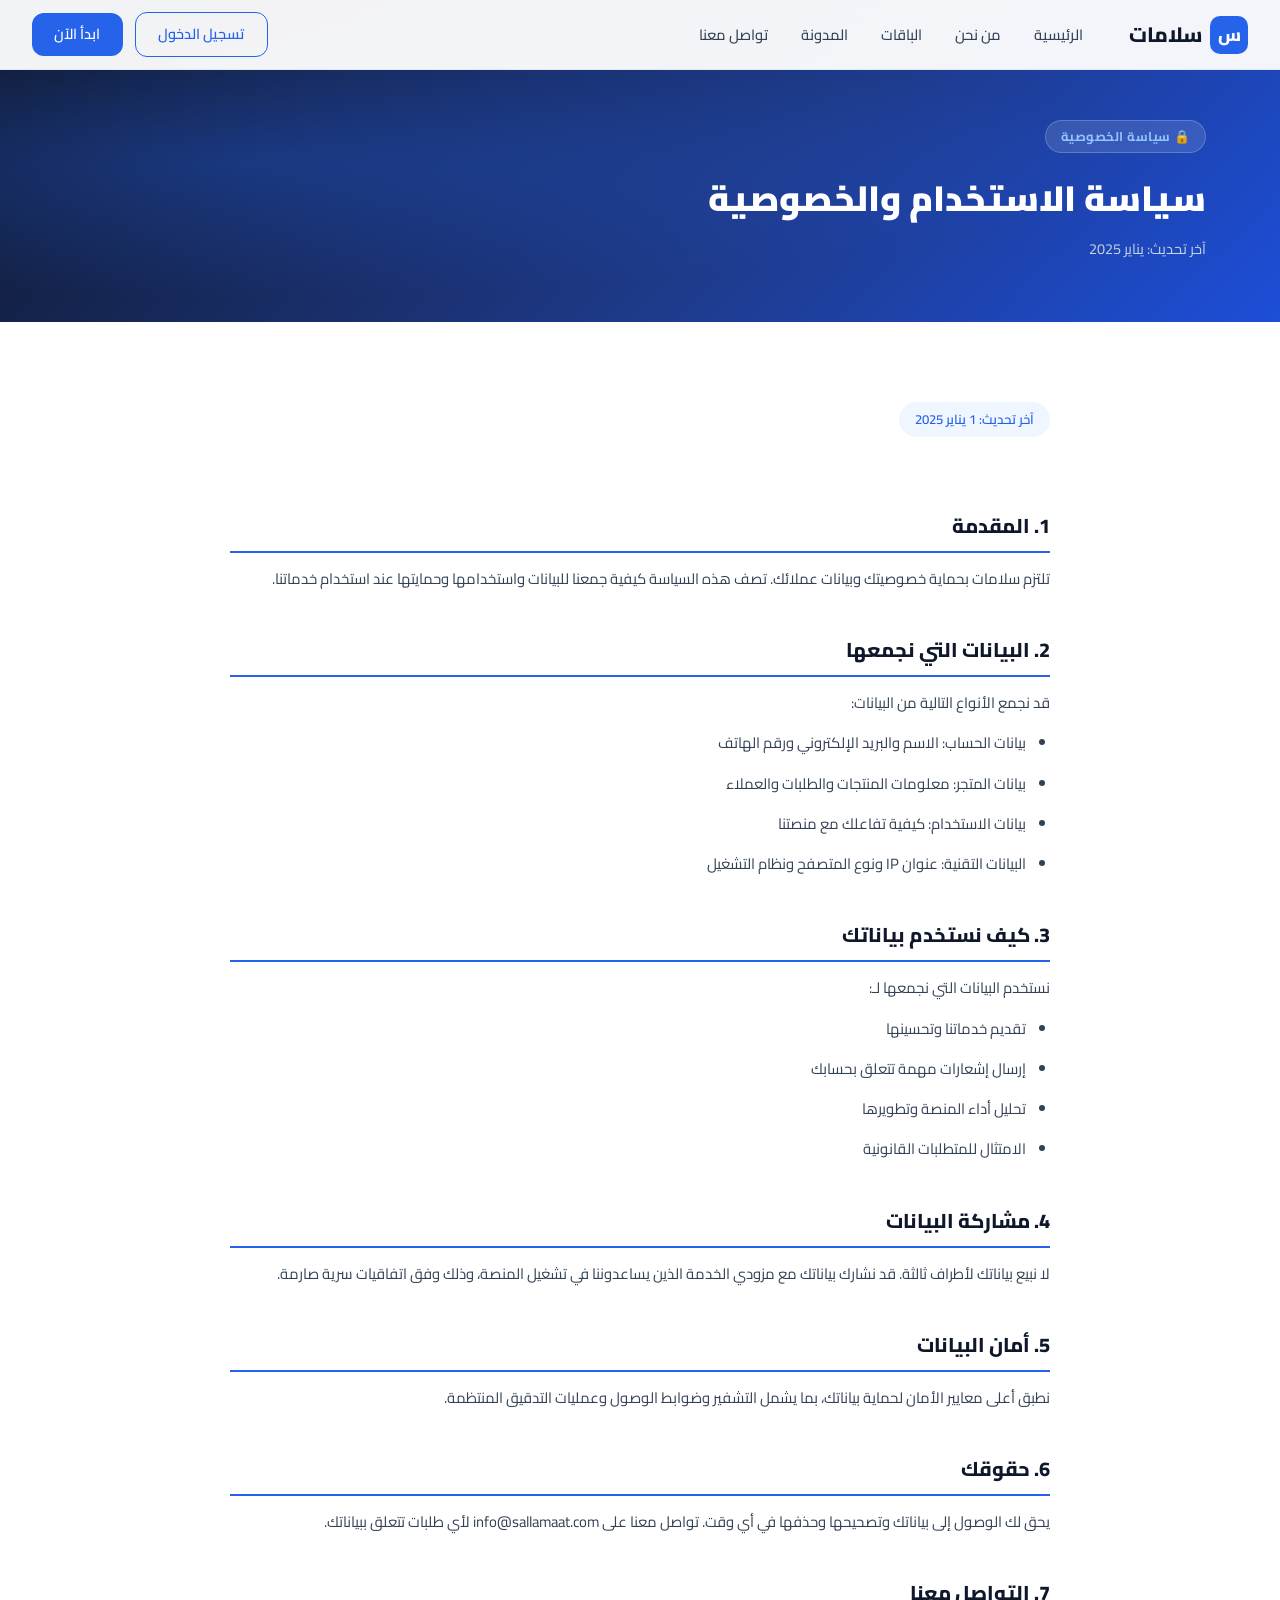
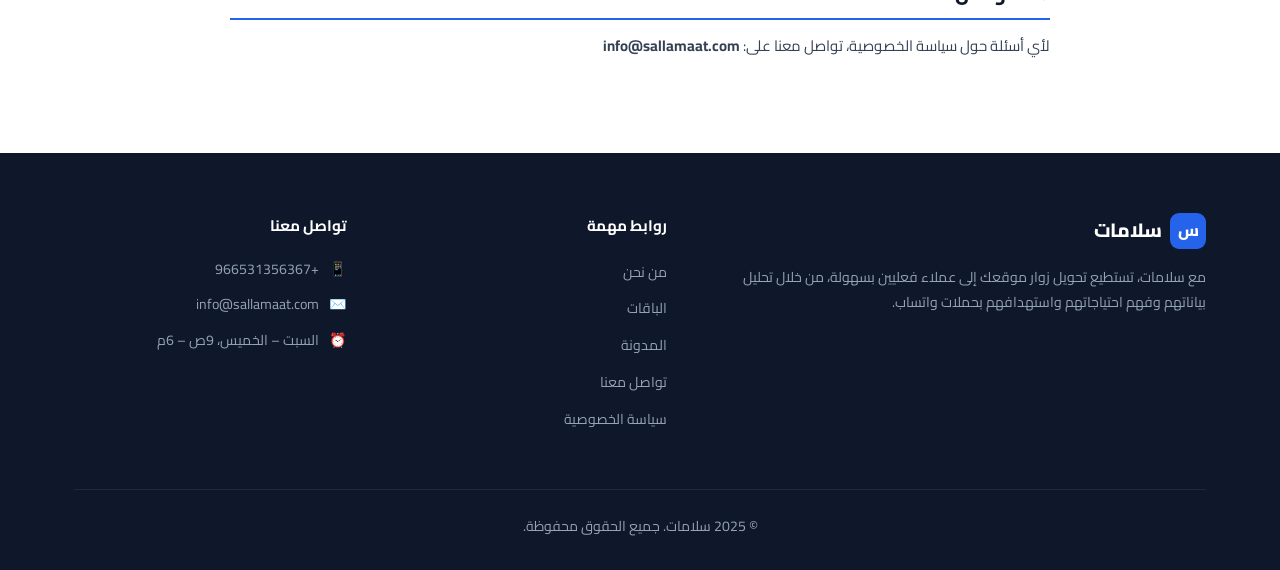
<file: privacy.html>
<!DOCTYPE html>
<html lang="ar" dir="rtl">
<head>
  <meta charset="UTF-8"/>
  <meta name="viewport" content="width=device-width, initial-scale=1.0"/>
  <title>سياسة الخصوصية — سلامات</title>
  <link rel="stylesheet" href="css/style.css"/>
  <style>
    .page-hero{background:linear-gradient(135deg,#0F172A 0%,#1E3A8A 60%,#1D4ED8 100%);padding:120px 0 60px;position:relative;overflow:hidden;}
    .page-hero::before{content:'';position:absolute;inset:0;background:radial-gradient(ellipse at 20% 50%,rgba(37,99,235,.3) 0%,transparent 60%);}
    .page-hero-content{position:relative;z-index:1;}
    .page-hero h1{font-size:2.2rem;font-weight:900;color:white;margin-bottom:.5rem;}
    .page-hero p{color:#CBD5E1;font-size:.9rem;}
    .privacy-content{max-width:820px;margin:0 auto;}
    .privacy-content h2{font-size:1.25rem;font-weight:800;color:var(--dark);margin:2.5rem 0 .75rem;padding-bottom:.5rem;border-bottom:2px solid var(--primary);}
    .privacy-content p,.privacy-content li{font-size:.93rem;color:var(--text);line-height:1.9;margin-bottom:.75rem;}
    .privacy-content ul{margin-right:1.5rem;}
    .last-updated{background:var(--primary-light);color:var(--primary);font-size:.82rem;font-weight:600;padding:.4rem 1rem;border-radius:100px;display:inline-block;margin-bottom:2rem;}
  </style>
</head>
<body>
<div id="nav-placeholder"></div>
<section class="page-hero">
  <div class="container">
    <div class="page-hero-content">
      <div class="section-tag" style="background:rgba(255,255,255,.12);color:#93C5FD;border:1px solid rgba(255,255,255,.2)">🔒 سياسة الخصوصية</div>
      <h1>سياسة الاستخدام والخصوصية</h1>
      <p>آخر تحديث: يناير 2025</p>
    </div>
  </div>
</section>
<section class="section">
  <div class="container">
    <div class="privacy-content">
      <span class="last-updated">آخر تحديث: 1 يناير 2025</span>
      <h2>1. المقدمة</h2>
      <p>تلتزم سلامات بحماية خصوصيتك وبيانات عملائك. تصف هذه السياسة كيفية جمعنا للبيانات واستخدامها وحمايتها عند استخدام خدماتنا.</p>
      <h2>2. البيانات التي نجمعها</h2>
      <p>قد نجمع الأنواع التالية من البيانات:</p>
      <ul>
        <li>بيانات الحساب: الاسم والبريد الإلكتروني ورقم الهاتف</li>
        <li>بيانات المتجر: معلومات المنتجات والطلبات والعملاء</li>
        <li>بيانات الاستخدام: كيفية تفاعلك مع منصتنا</li>
        <li>البيانات التقنية: عنوان IP ونوع المتصفح ونظام التشغيل</li>
      </ul>
      <h2>3. كيف نستخدم بياناتك</h2>
      <p>نستخدم البيانات التي نجمعها لـ:</p>
      <ul>
        <li>تقديم خدماتنا وتحسينها</li>
        <li>إرسال إشعارات مهمة تتعلق بحسابك</li>
        <li>تحليل أداء المنصة وتطويرها</li>
        <li>الامتثال للمتطلبات القانونية</li>
      </ul>
      <h2>4. مشاركة البيانات</h2>
      <p>لا نبيع بياناتك لأطراف ثالثة. قد نشارك بياناتك مع مزودي الخدمة الذين يساعدوننا في تشغيل المنصة، وذلك وفق اتفاقيات سرية صارمة.</p>
      <h2>5. أمان البيانات</h2>
      <p>نطبق أعلى معايير الأمان لحماية بياناتك، بما يشمل التشفير وضوابط الوصول وعمليات التدقيق المنتظمة.</p>
      <h2>6. حقوقك</h2>
      <p>يحق لك الوصول إلى بياناتك وتصحيحها وحذفها في أي وقت. تواصل معنا على info@sallamaat.com لأي طلبات تتعلق ببياناتك.</p>
      <h2>7. التواصل معنا</h2>
      <p>لأي أسئلة حول سياسة الخصوصية، تواصل معنا على: <strong>info@sallamaat.com</strong></p>
    </div>
  </div>
</section>
<div id="footer-placeholder"></div>
<script src="js/components.js"></script>
</body>
</html>
</file>
<file: css/style.css>
@import url('https://fonts.googleapis.com/css2?family=Cairo:wght@300;400;500;600;700;800;900&family=Tajawal:wght@300;400;500;700;800&display=swap');

:root {
  --primary: #2563EB;
  --primary-dark: #1D4ED8;
  --primary-light: #EFF6FF;
  --secondary: #10B981;
  --secondary-light: #ECFDF5;
  --dark: #0F172A;
  --slate: #1E293B;
  --text: #334155;
  --muted: #64748B;
  --border: #E2E8F0;
  --bg: #F8FAFC;
  --white: #FFFFFF;
  --amber: #F59E0B;
  --radius: 12px;
  --radius-lg: 20px;
  --shadow: 0 4px 24px rgba(15,23,42,0.08);
  --shadow-lg: 0 8px 48px rgba(15,23,42,0.12);
  --transition: all 0.3s cubic-bezier(0.4,0,0.2,1);
}

*, *::before, *::after { box-sizing: border-box; margin: 0; padding: 0; }

html { scroll-behavior: smooth; }

body {
  font-family: 'Cairo', sans-serif;
  background: var(--white);
  color: var(--text);
  direction: rtl;
  line-height: 1.7;
  -webkit-font-smoothing: antialiased;
}

/* ── NAVBAR ── */
.navbar {
  position: fixed;
  top: 0; left: 0; right: 0;
  z-index: 1000;
  padding: 0 2rem;
  height: 70px;
  display: flex;
  align-items: center;
  justify-content: space-between;
  background: rgba(255,255,255,0.95);
  backdrop-filter: blur(12px);
  border-bottom: 1px solid var(--border);
  transition: var(--transition);
}

.navbar.scrolled {
  box-shadow: var(--shadow);
}

.nav-logo {
  display: flex;
  align-items: center;
  gap: 0.5rem;
  text-decoration: none;
}

.nav-logo-icon {
  width: 38px; height: 38px;
  background: var(--primary);
  border-radius: 10px;
  display: flex; align-items: center; justify-content: center;
  color: white;
  font-size: 1.1rem;
  font-weight: 800;
}

.nav-logo-text {
  font-size: 1.3rem;
  font-weight: 800;
  color: var(--dark);
}

.nav-links {
  display: flex;
  align-items: center;
  gap: 0.25rem;
  list-style: none;
}

.nav-links a {
  text-decoration: none;
  color: var(--text);
  font-size: 0.92rem;
  font-weight: 500;
  padding: 0.4rem 0.9rem;
  border-radius: 8px;
  transition: var(--transition);
}

.nav-links a:hover, .nav-links a.active {
  background: var(--primary-light);
  color: var(--primary);
}

.nav-cta {
  display: flex;
  align-items: center;
  gap: 0.75rem;
}

.btn {
  display: inline-flex;
  align-items: center;
  gap: 0.4rem;
  padding: 0.55rem 1.4rem;
  border-radius: var(--radius);
  font-family: 'Cairo', sans-serif;
  font-size: 0.9rem;
  font-weight: 600;
  cursor: pointer;
  text-decoration: none;
  transition: var(--transition);
  border: none;
  outline: none;
}

.btn-primary {
  background: var(--primary);
  color: white;
}
.btn-primary:hover {
  background: var(--primary-dark);
  transform: translateY(-1px);
  box-shadow: 0 6px 20px rgba(37,99,235,0.35);
}

.btn-outline {
  background: transparent;
  color: var(--primary);
  border: 1.5px solid var(--primary);
}
.btn-outline:hover {
  background: var(--primary-light);
}

.btn-white {
  background: white;
  color: var(--primary);
  font-weight: 700;
}
.btn-white:hover {
  transform: translateY(-2px);
  box-shadow: 0 8px 24px rgba(0,0,0,0.15);
}

.btn-lg {
  padding: 0.85rem 2rem;
  font-size: 1rem;
  border-radius: 14px;
}

.btn-ghost {
  background: rgba(255,255,255,0.15);
  color: white;
  border: 1.5px solid rgba(255,255,255,0.3);
}
.btn-ghost:hover {
  background: rgba(255,255,255,0.25);
}

/* ── LAYOUT ── */
.container {
  max-width: 1180px;
  margin: 0 auto;
  padding: 0 1.5rem;
}

.section {
  padding: 80px 0;
}

.section-sm {
  padding: 56px 0;
}

.page-content {
  padding-top: 70px;
}

/* ── TYPOGRAPHY ── */
.section-tag {
  display: inline-flex;
  align-items: center;
  gap: 0.4rem;
  background: var(--primary-light);
  color: var(--primary);
  font-size: 0.8rem;
  font-weight: 700;
  padding: 0.3rem 0.9rem;
  border-radius: 100px;
  margin-bottom: 1rem;
  letter-spacing: 0.5px;
}

.section-title {
  font-size: clamp(1.8rem, 3.5vw, 2.6rem);
  font-weight: 800;
  color: var(--dark);
  line-height: 1.25;
  margin-bottom: 1rem;
}

.section-subtitle {
  font-size: 1.05rem;
  color: var(--muted);
  max-width: 560px;
  line-height: 1.75;
}

.text-center { text-align: center; }
.text-center .section-subtitle { margin: 0 auto; }

/* ── CARDS ── */
.card {
  background: white;
  border: 1px solid var(--border);
  border-radius: var(--radius-lg);
  padding: 1.75rem;
  transition: var(--transition);
}

.card:hover {
  box-shadow: var(--shadow-lg);
  transform: translateY(-4px);
  border-color: transparent;
}

.card-icon {
  width: 52px; height: 52px;
  border-radius: 14px;
  display: flex; align-items: center; justify-content: center;
  font-size: 1.4rem;
  margin-bottom: 1.1rem;
  background: var(--primary-light);
}

/* ── GRID ── */
.grid-2 { display: grid; grid-template-columns: repeat(2, 1fr); gap: 1.5rem; }
.grid-3 { display: grid; grid-template-columns: repeat(3, 1fr); gap: 1.5rem; }
.grid-4 { display: grid; grid-template-columns: repeat(4, 1fr); gap: 1.25rem; }

/* ── BADGE ── */
.badge {
  display: inline-block;
  padding: 0.25rem 0.75rem;
  border-radius: 100px;
  font-size: 0.78rem;
  font-weight: 700;
}
.badge-primary { background: var(--primary-light); color: var(--primary); }
.badge-green { background: var(--secondary-light); color: var(--secondary); }
.badge-amber { background: #FFFBEB; color: var(--amber); }

/* ── FOOTER ── */
footer {
  background: var(--dark);
  color: #94A3B8;
  padding: 60px 0 30px;
}

.footer-grid {
  display: grid;
  grid-template-columns: 1.8fr 1fr 1fr;
  gap: 3rem;
  margin-bottom: 3rem;
}

.footer-logo {
  display: flex;
  align-items: center;
  gap: 0.5rem;
  margin-bottom: 1rem;
}

.footer-logo-icon {
  width: 36px; height: 36px;
  background: var(--primary);
  border-radius: 9px;
  display: flex; align-items: center; justify-content: center;
  color: white;
  font-weight: 800;
  font-size: 1rem;
}

.footer-logo-text {
  color: white;
  font-size: 1.2rem;
  font-weight: 800;
}

footer p { font-size: 0.88rem; line-height: 1.8; }

.footer-heading {
  color: white;
  font-size: 0.95rem;
  font-weight: 700;
  margin-bottom: 1.2rem;
}

.footer-links { list-style: none; }
.footer-links li { margin-bottom: 0.6rem; }
.footer-links a {
  color: #94A3B8;
  text-decoration: none;
  font-size: 0.88rem;
  transition: var(--transition);
}
.footer-links a:hover { color: white; }

.footer-contact-item {
  display: flex;
  align-items: center;
  gap: 0.6rem;
  margin-bottom: 0.75rem;
  font-size: 0.88rem;
}

.footer-bottom {
  border-top: 1px solid rgba(255,255,255,0.08);
  padding-top: 1.5rem;
  text-align: center;
  font-size: 0.82rem;
}

/* ── HERO SHARED ── */
.hero-gradient {
  background: linear-gradient(135deg, #0F172A 0%, #1E3A8A 60%, #1D4ED8 100%);
  position: relative;
  overflow: hidden;
}

.hero-gradient::before {
  content: '';
  position: absolute;
  inset: 0;
  background: radial-gradient(ellipse at 30% 50%, rgba(37,99,235,0.3) 0%, transparent 60%),
              radial-gradient(ellipse at 80% 20%, rgba(16,185,129,0.15) 0%, transparent 50%);
}

/* ── ANIMATIONS ── */
@keyframes fadeUp {
  from { opacity: 0; transform: translateY(24px); }
  to   { opacity: 1; transform: translateY(0); }
}

@keyframes float {
  0%, 100% { transform: translateY(0); }
  50%       { transform: translateY(-10px); }
}

.animate-fade-up { animation: fadeUp 0.7s ease forwards; }
.delay-1 { animation-delay: 0.1s; }
.delay-2 { animation-delay: 0.2s; }
.delay-3 { animation-delay: 0.3s; }
.delay-4 { animation-delay: 0.4s; }

/* ── DIVIDER ── */
.divider {
  height: 1px;
  background: var(--border);
  margin: 0;
}

/* ── STATS BAR ── */
.stats-bar {
  display: grid;
  grid-template-columns: repeat(4, 1fr);
  gap: 0;
  background: white;
  border: 1px solid var(--border);
  border-radius: var(--radius-lg);
  overflow: hidden;
  box-shadow: var(--shadow);
}

.stat-item {
  padding: 1.5rem;
  text-align: center;
  border-left: 1px solid var(--border);
}
.stat-item:last-child { border-left: none; }

.stat-number {
  font-size: 1.8rem;
  font-weight: 800;
  color: var(--primary);
  display: block;
}

.stat-label {
  font-size: 0.82rem;
  color: var(--muted);
  margin-top: 0.25rem;
}

/* ── FORM ── */
.form-group { margin-bottom: 1.25rem; }
.form-label {
  display: block;
  font-size: 0.88rem;
  font-weight: 600;
  color: var(--slate);
  margin-bottom: 0.4rem;
}
.form-control {
  width: 100%;
  padding: 0.7rem 1rem;
  border: 1.5px solid var(--border);
  border-radius: 10px;
  font-family: 'Cairo', sans-serif;
  font-size: 0.9rem;
  color: var(--dark);
  background: white;
  transition: var(--transition);
  outline: none;
  direction: rtl;
}
.form-control:focus {
  border-color: var(--primary);
  box-shadow: 0 0 0 3px rgba(37,99,235,0.1);
}

/* ── FAQ ── */
.faq-item {
  border: 1px solid var(--border);
  border-radius: var(--radius);
  overflow: hidden;
  margin-bottom: 0.75rem;
  transition: var(--transition);
}
.faq-item.open { border-color: var(--primary); }

.faq-question {
  display: flex;
  align-items: center;
  justify-content: space-between;
  padding: 1.1rem 1.4rem;
  cursor: pointer;
  font-weight: 600;
  font-size: 0.95rem;
  color: var(--dark);
  background: white;
  transition: var(--transition);
}
.faq-question:hover { background: var(--bg); }
.faq-item.open .faq-question { background: var(--primary-light); color: var(--primary); }

.faq-icon {
  width: 24px; height: 24px;
  border-radius: 50%;
  background: var(--border);
  display: flex; align-items: center; justify-content: center;
  font-size: 1rem;
  transition: var(--transition);
  flex-shrink: 0;
}
.faq-item.open .faq-icon {
  background: var(--primary);
  color: white;
  transform: rotate(45deg);
}

.faq-answer {
  display: none;
  padding: 0 1.4rem 1.1rem;
  font-size: 0.9rem;
  color: var(--muted);
  line-height: 1.8;
}
.faq-item.open .faq-answer { display: block; }

/* ── MOBILE ── */
.hamburger {
  display: none;
  flex-direction: column;
  gap: 5px;
  cursor: pointer;
  padding: 4px;
}
.hamburger span {
  display: block;
  width: 24px; height: 2px;
  background: var(--dark);
  border-radius: 2px;
  transition: var(--transition);
}

@media (max-width: 768px) {
  .hamburger { display: flex; }
  .nav-links, .nav-cta { display: none; }
  .grid-2, .grid-3, .grid-4 { grid-template-columns: 1fr; }
  .stats-bar { grid-template-columns: repeat(2, 1fr); }
  .stat-item:nth-child(2) { border-left: none; }
  .stat-item:nth-child(3) { border-top: 1px solid var(--border); }
  .footer-grid { grid-template-columns: 1fr; gap: 2rem; }
  .section { padding: 60px 0; }
}
</file>
